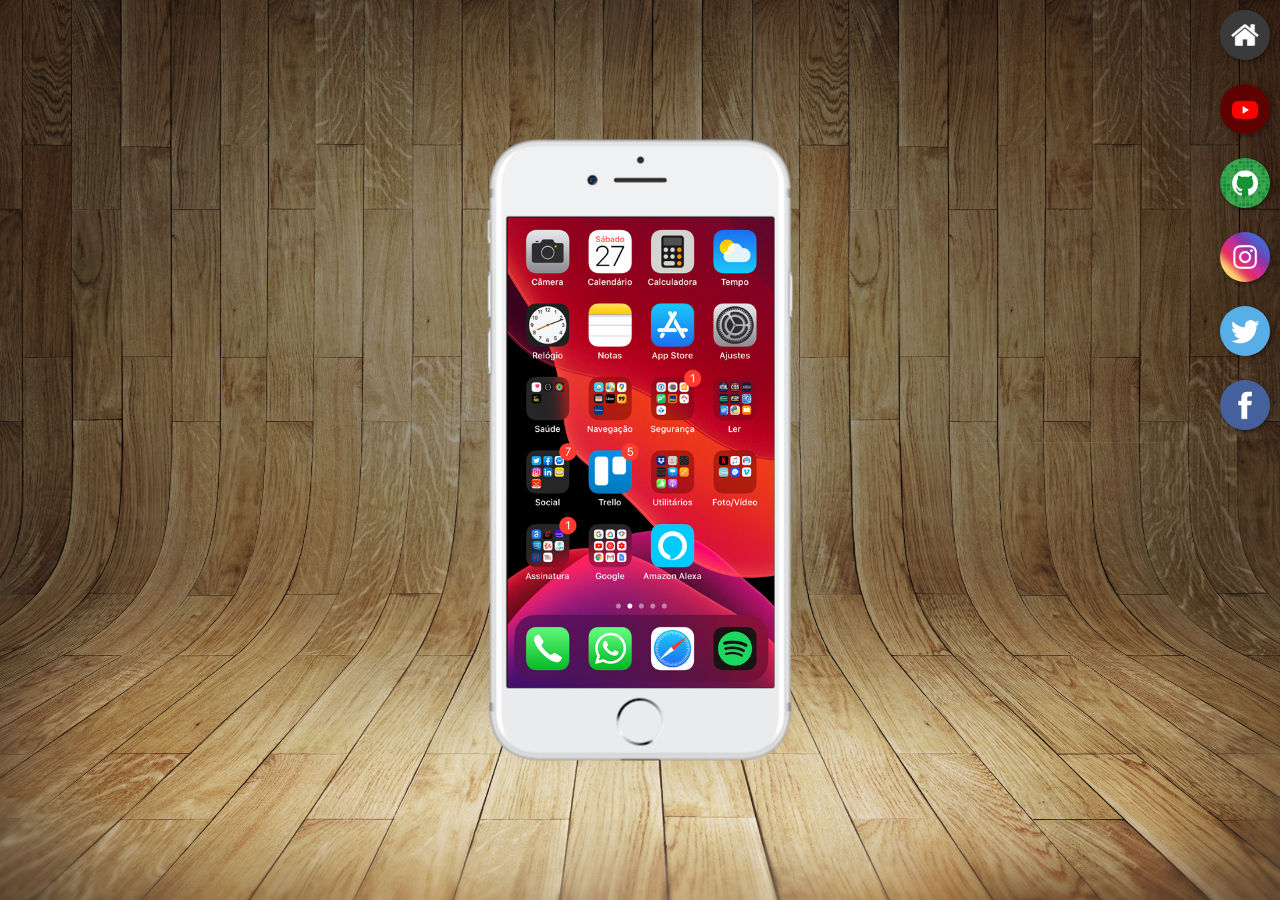
<file: index.html>
<!DOCTYPE html>
<html lang="pt">
<head>
    <meta charset="UTF-8">
    <meta name="viewport" content="width=device-width, initial-scale=1.0">
    <link rel="shortcut icon" href="favicon.ico" type="image/x-icon">
    <link rel="stylesheet" href="estilos/style.css">
    <title>Projeto Redes Sociais</title>
</head>
<body>
    <main>
        <section id="telefone">
            <iframe src="home.html" name="ecra" id="ecra" frameborder="0">
                O seu navegador não é compatível com esse recurso.
            </iframe>
        </section>
        <section id="redes-sociais">
            <a href="home.html" target="ecra"><img src="imagens/logo-home.jpg" alt="Home"></a><br>
            <a href="youtube.html" target="ecra"><img src="imagens/logo-youtube.jpg" alt="YouTube"></a><br>
            <a href="gitub.html" target="ecra"><img src="imagens/logo-github.jpg" alt="GitHub"></a><br>
            <a href="instagram.html" target="ecra"><img src="imagens/logo-instagram.jpg" alt="Instagram"></a><br>
            <a href="twitter.html" target="ecra"><img src="imagens/logo-twitter.jpg" alt="Twitter"></a><br>
            <a href="facebook.html" target="ecra"><img src="imagens/logo-facebook.jpg" alt="Facebook"></a>
        </section>
    </main>
</body>
</html>
</file>
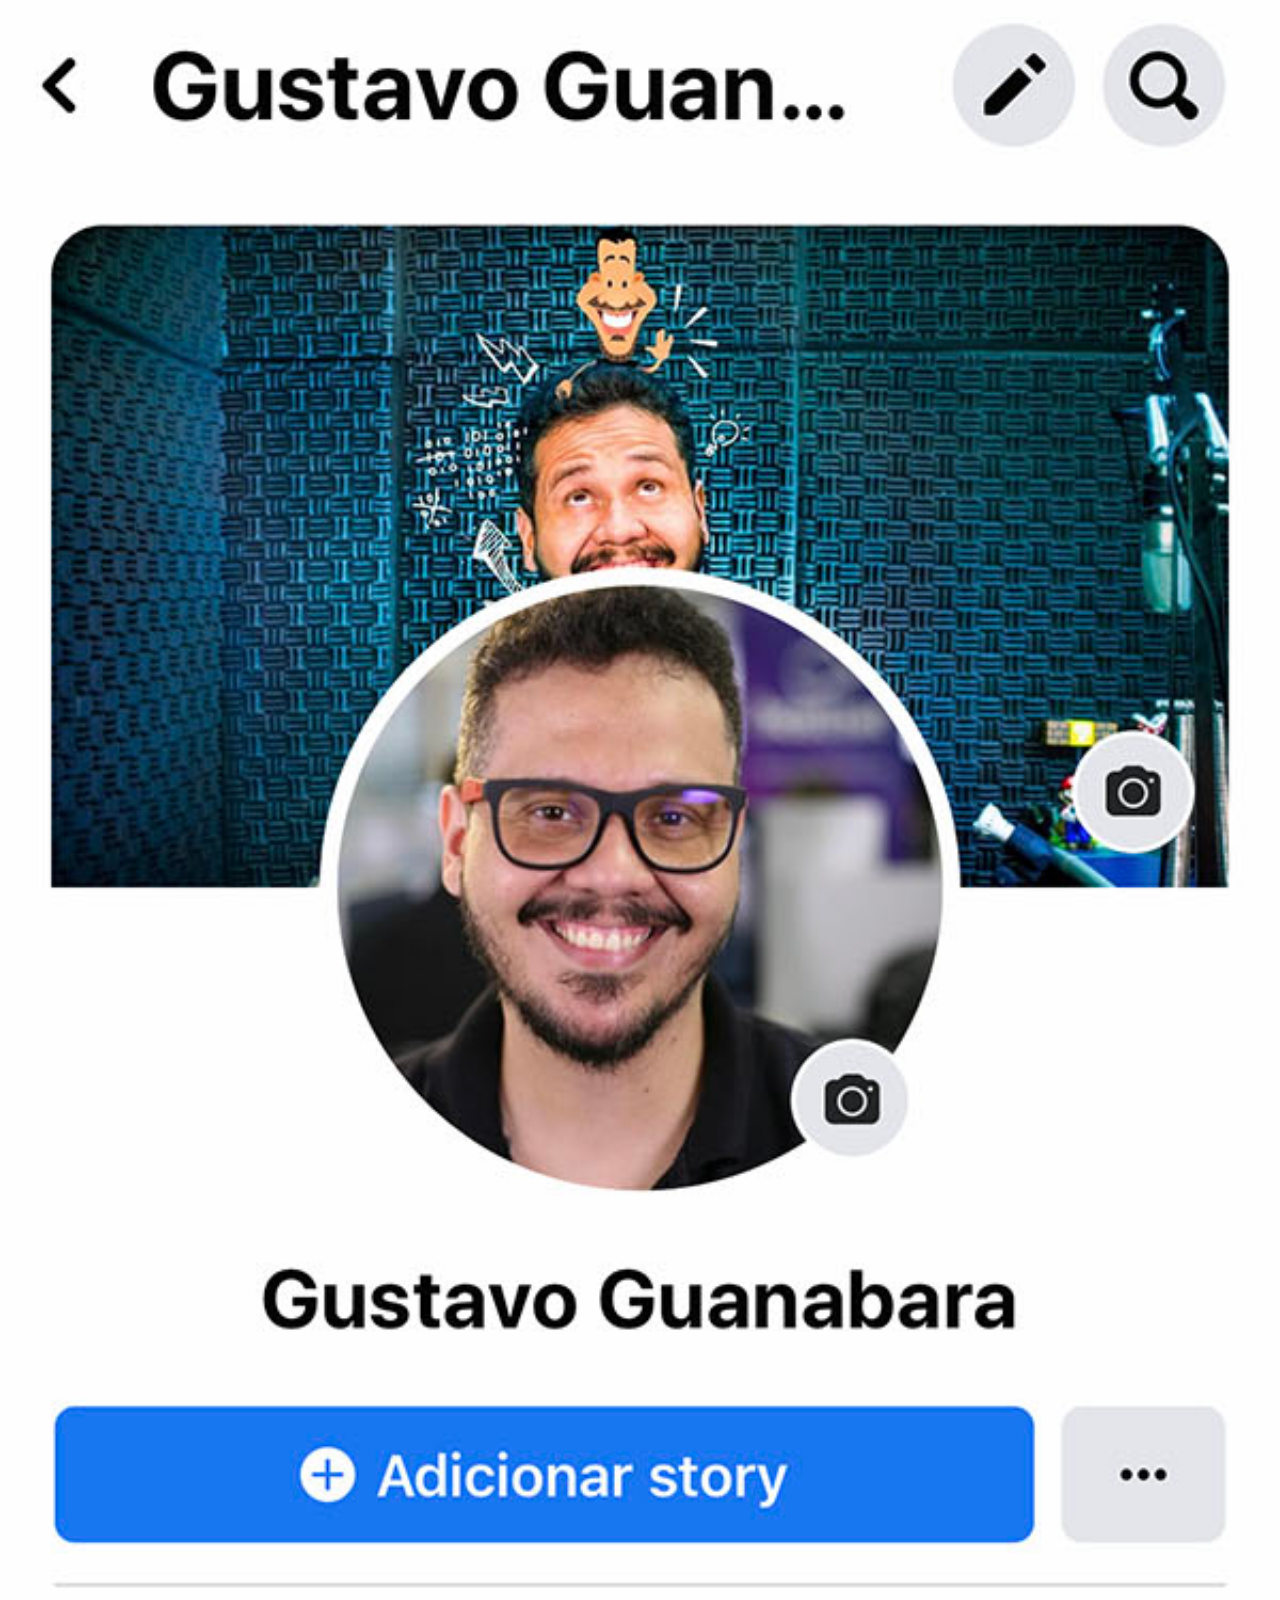
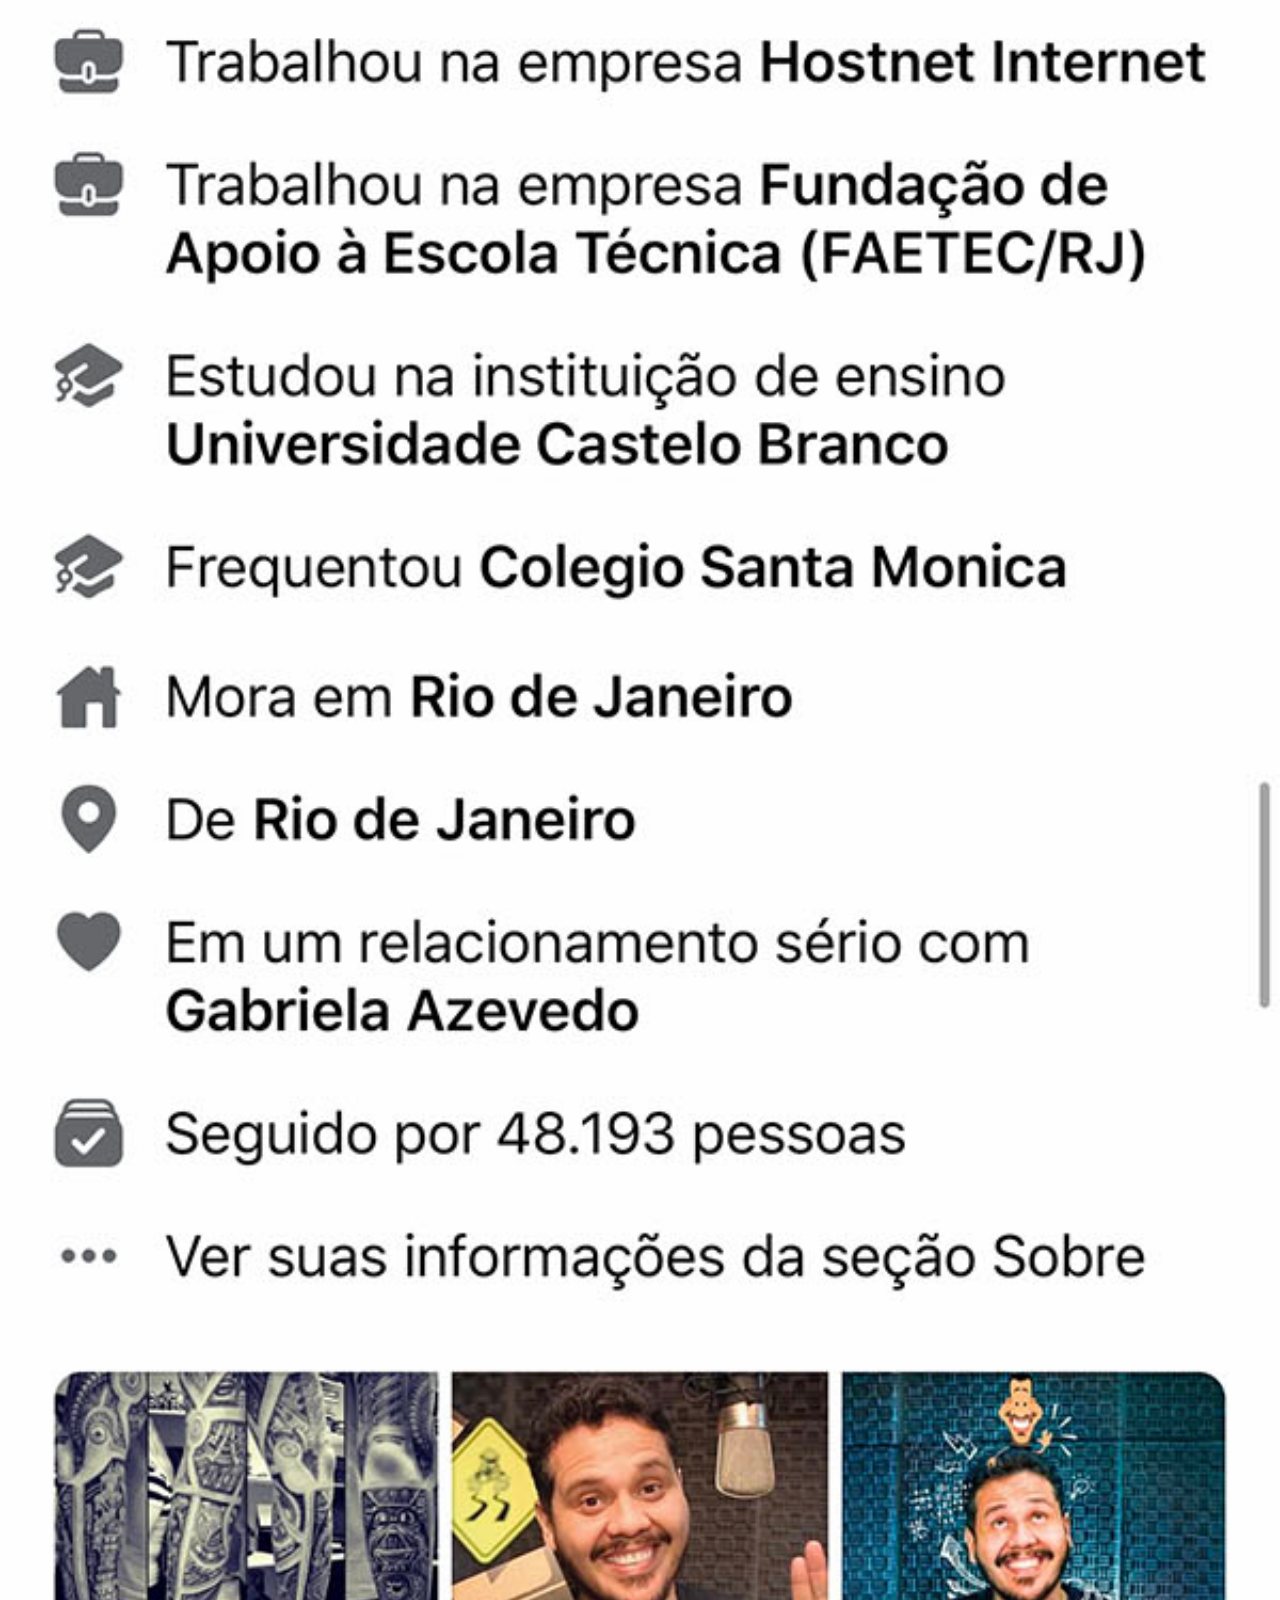
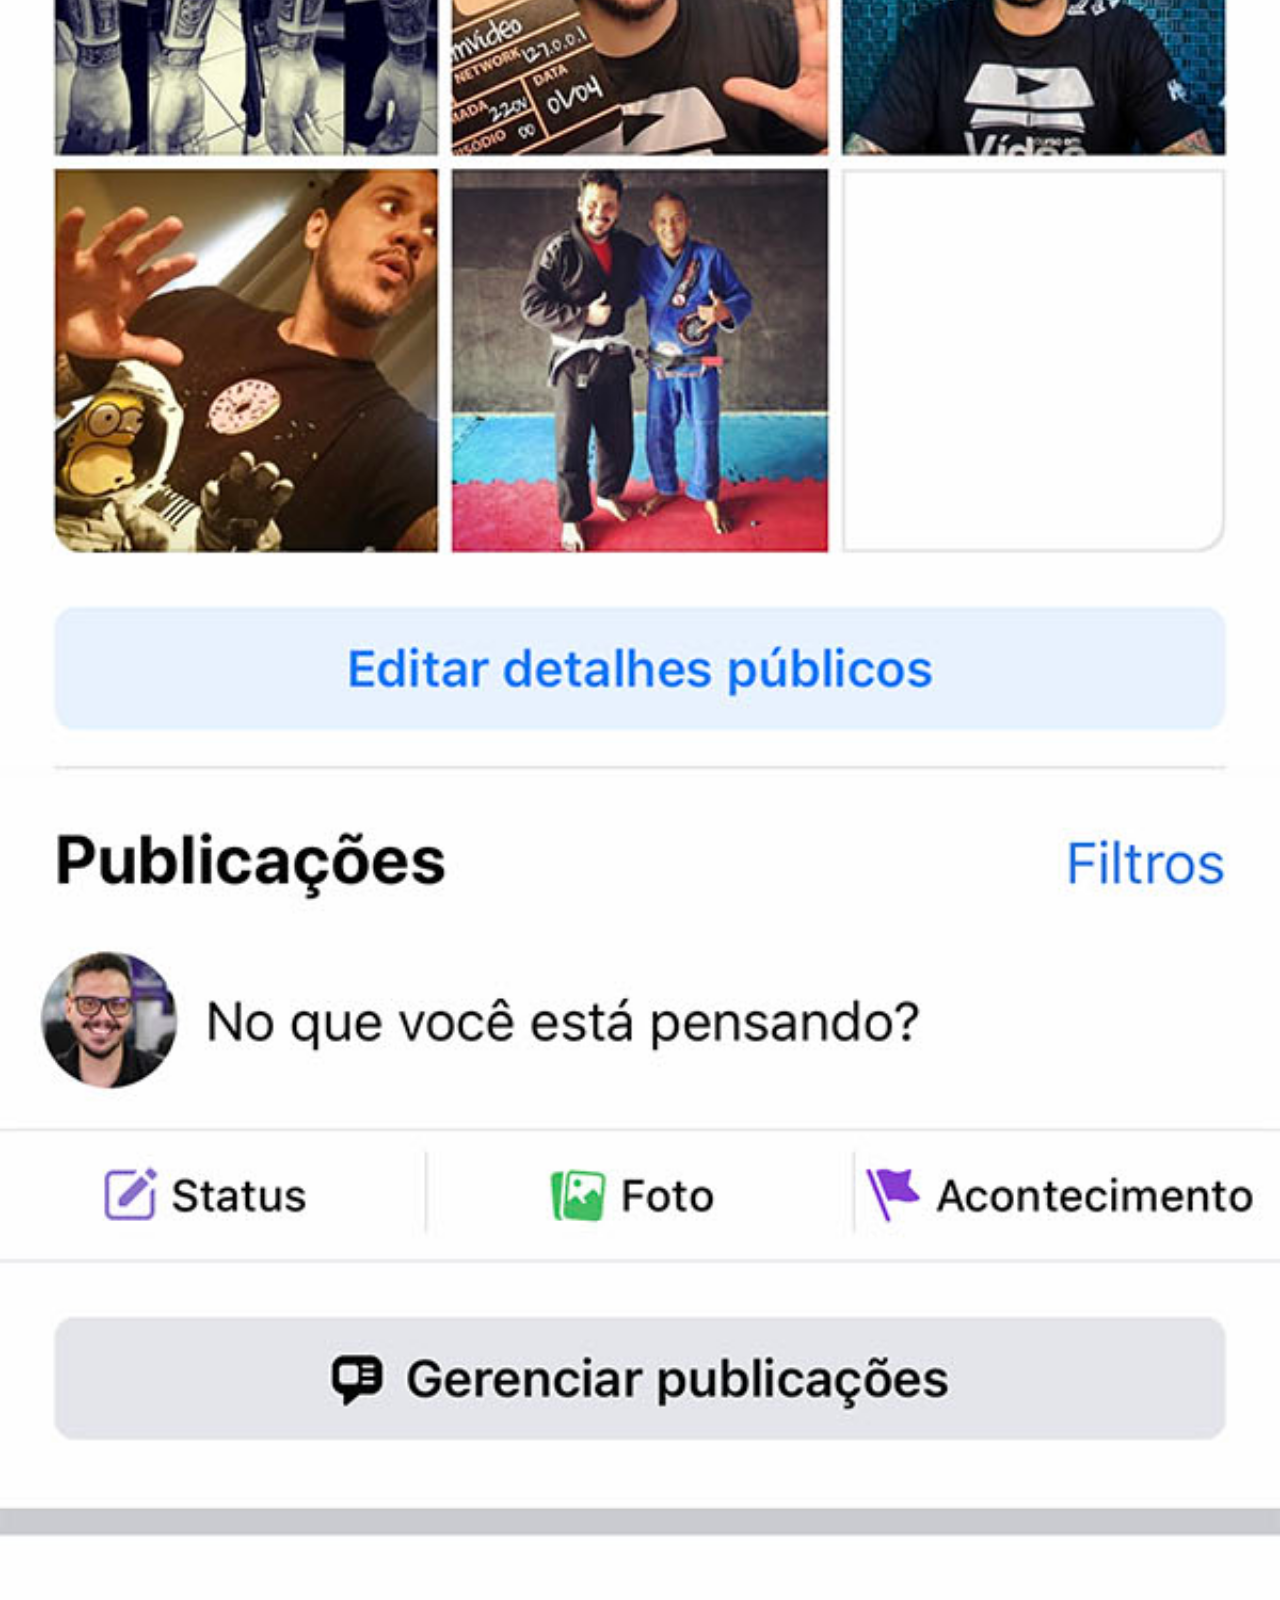
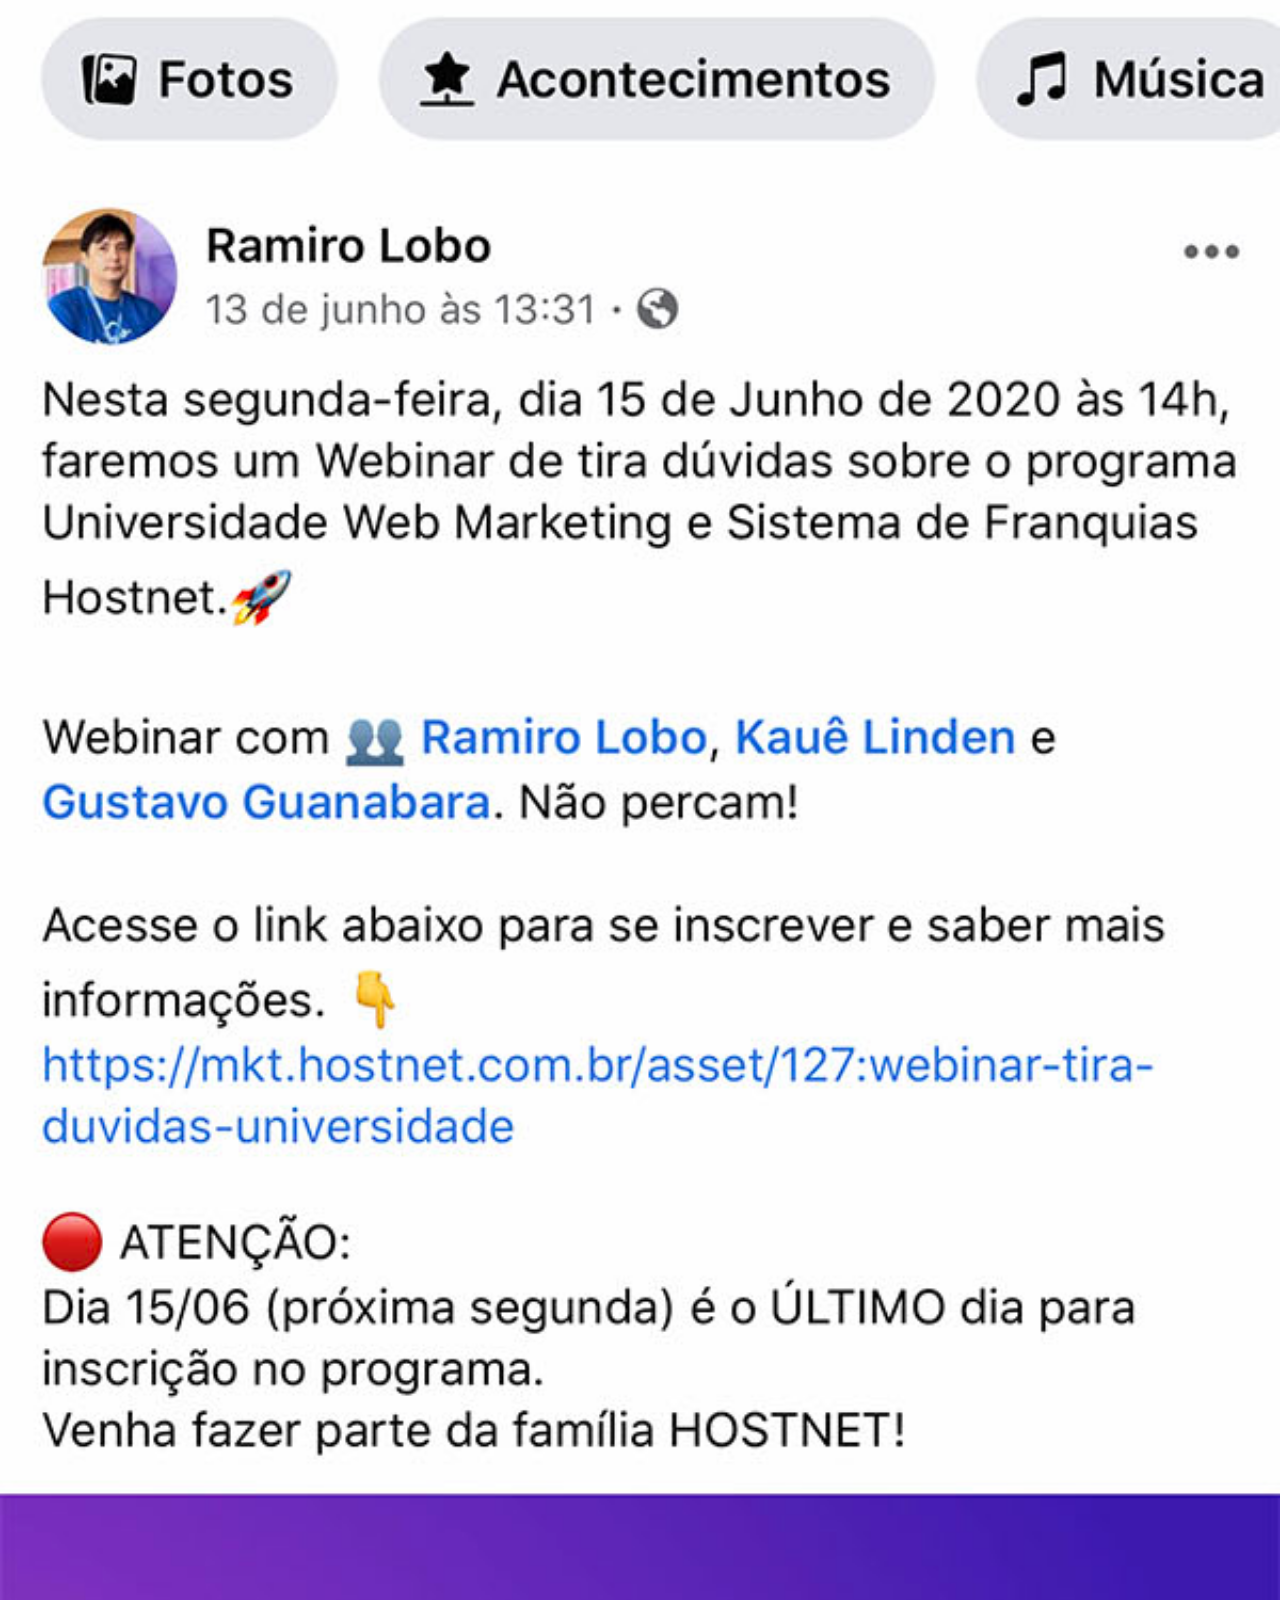
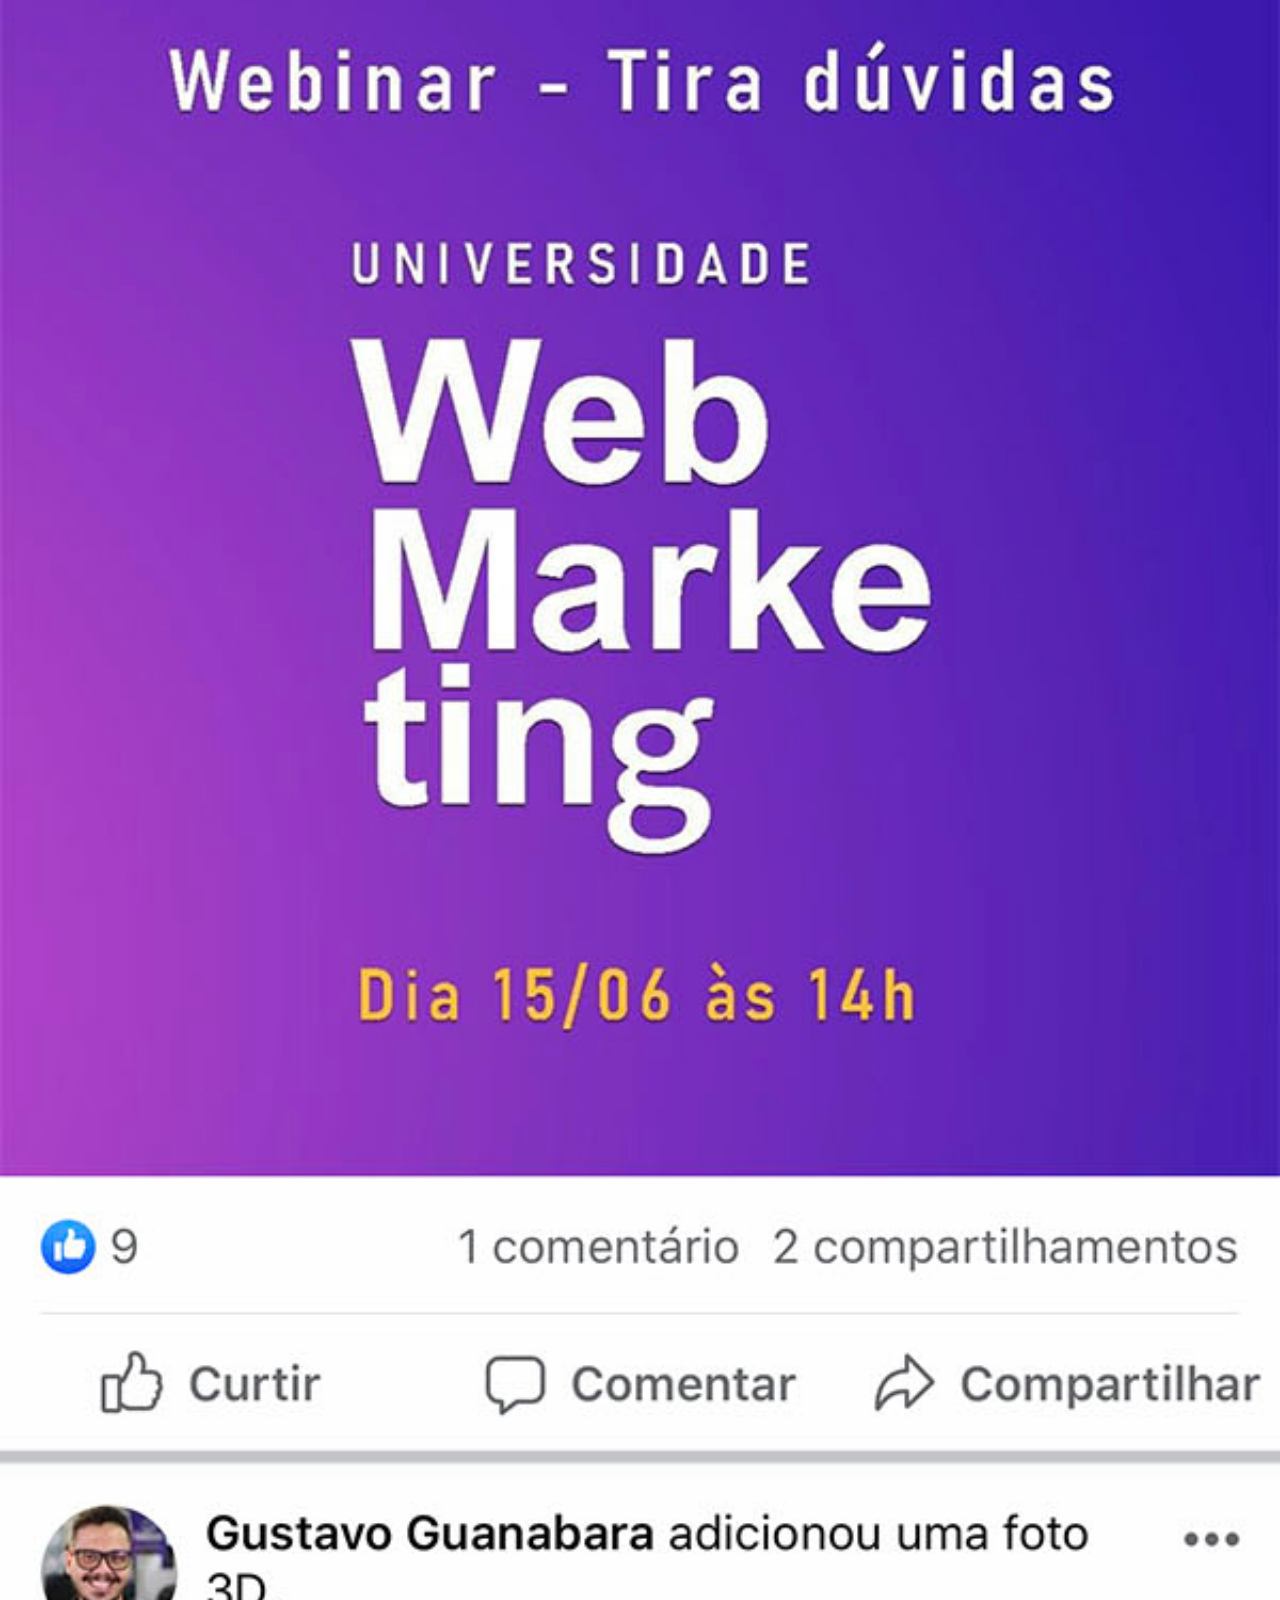
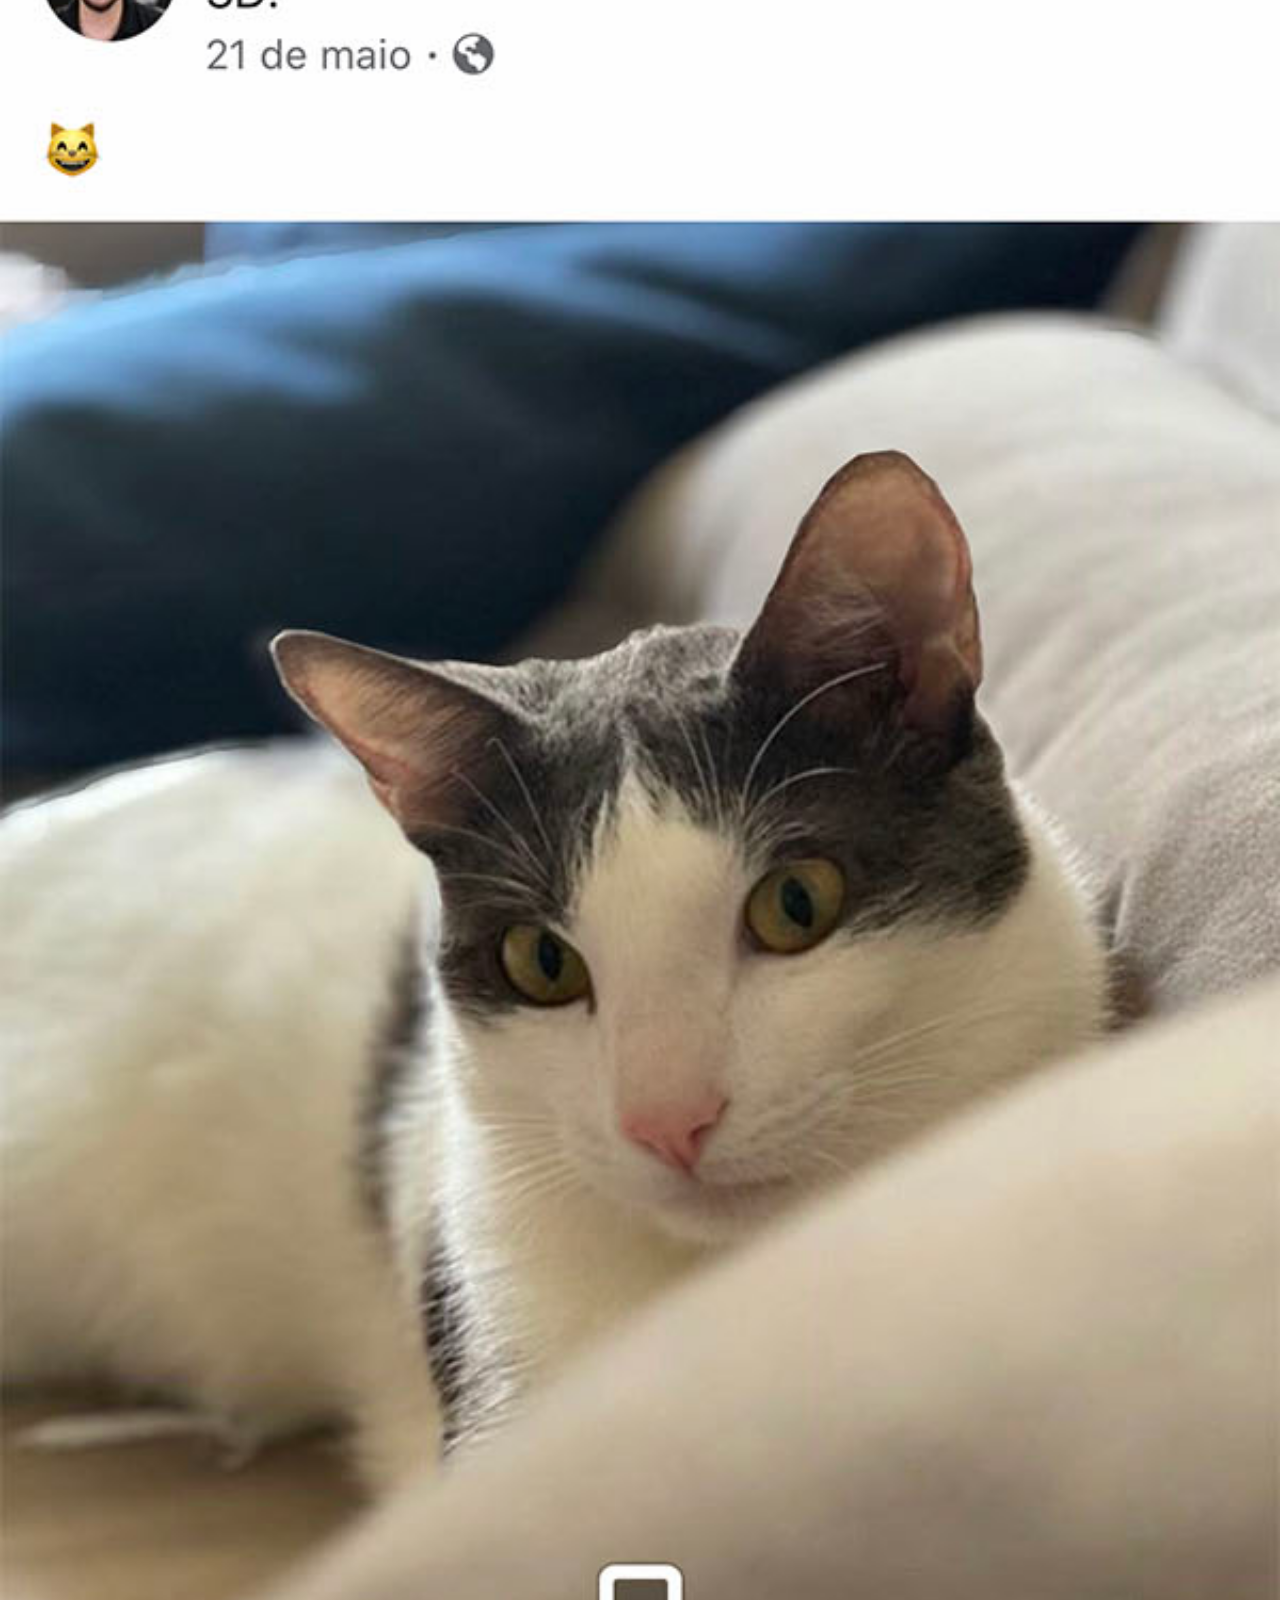
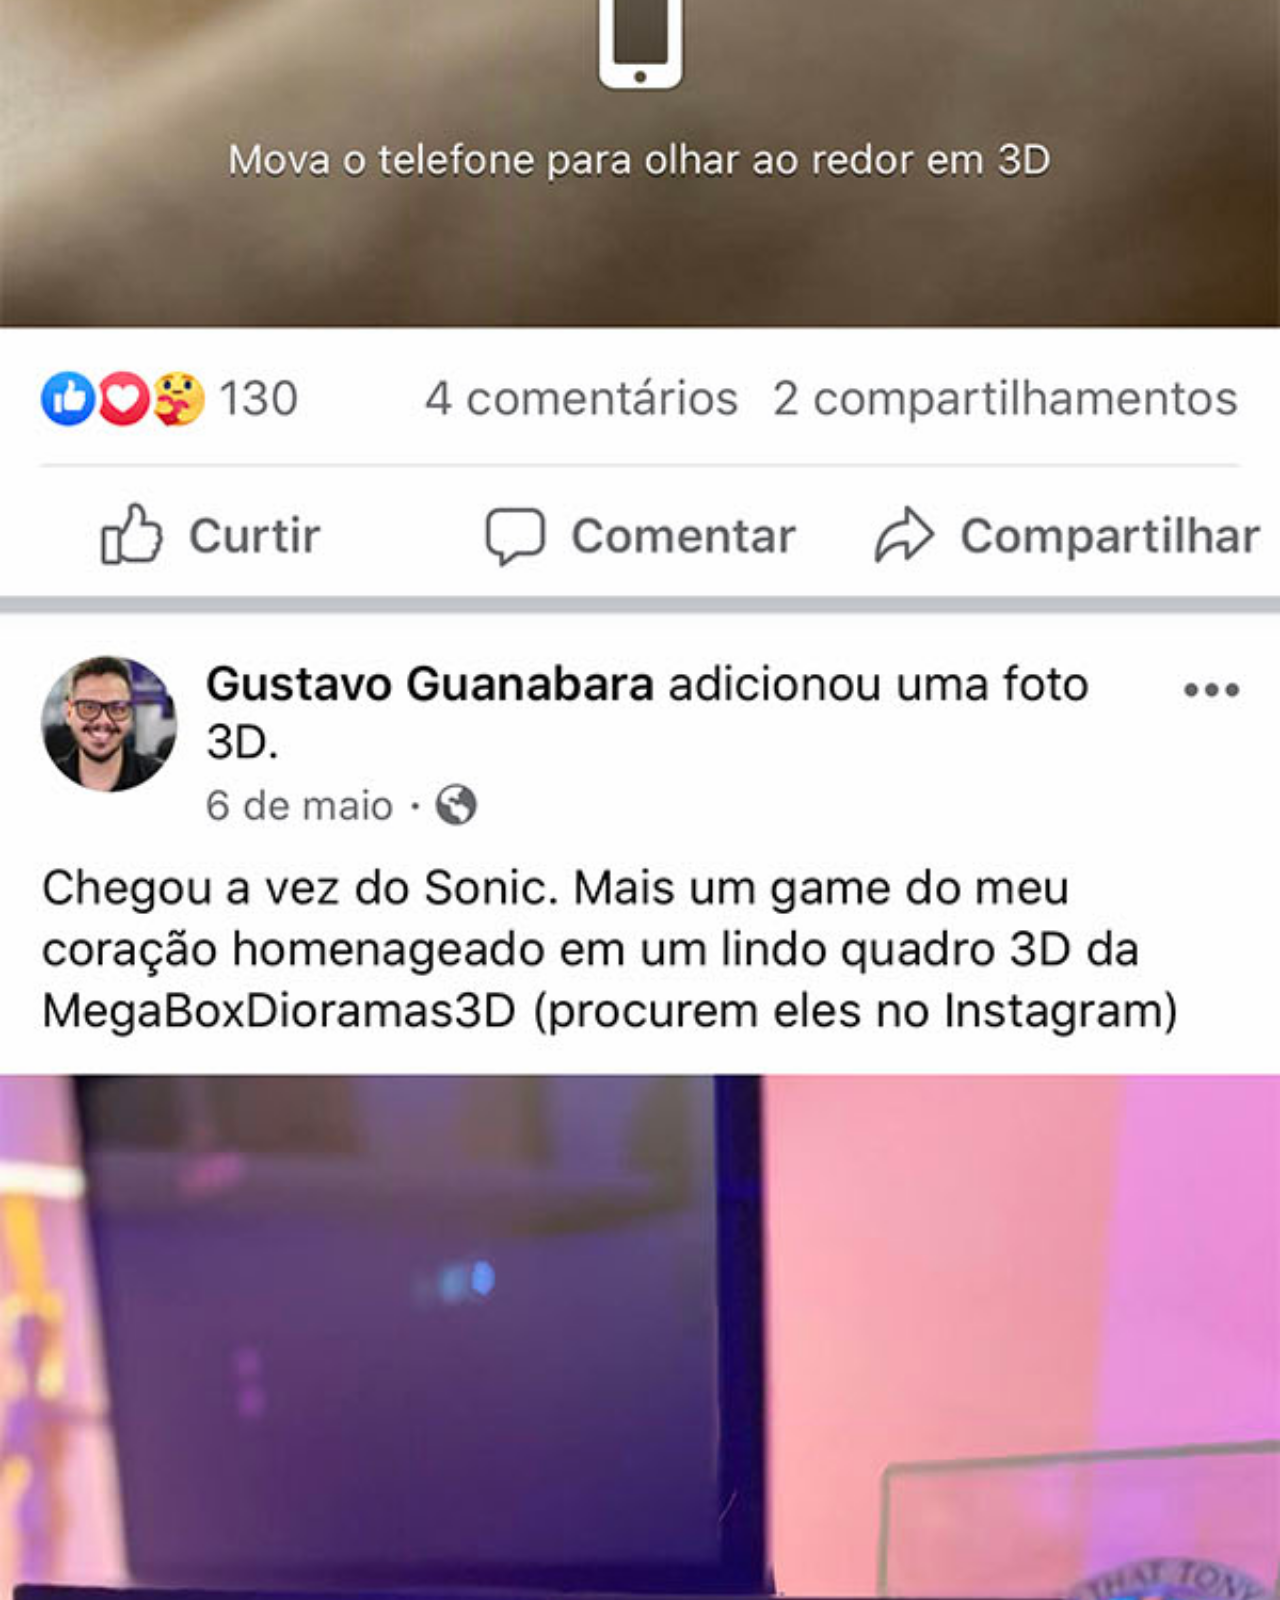
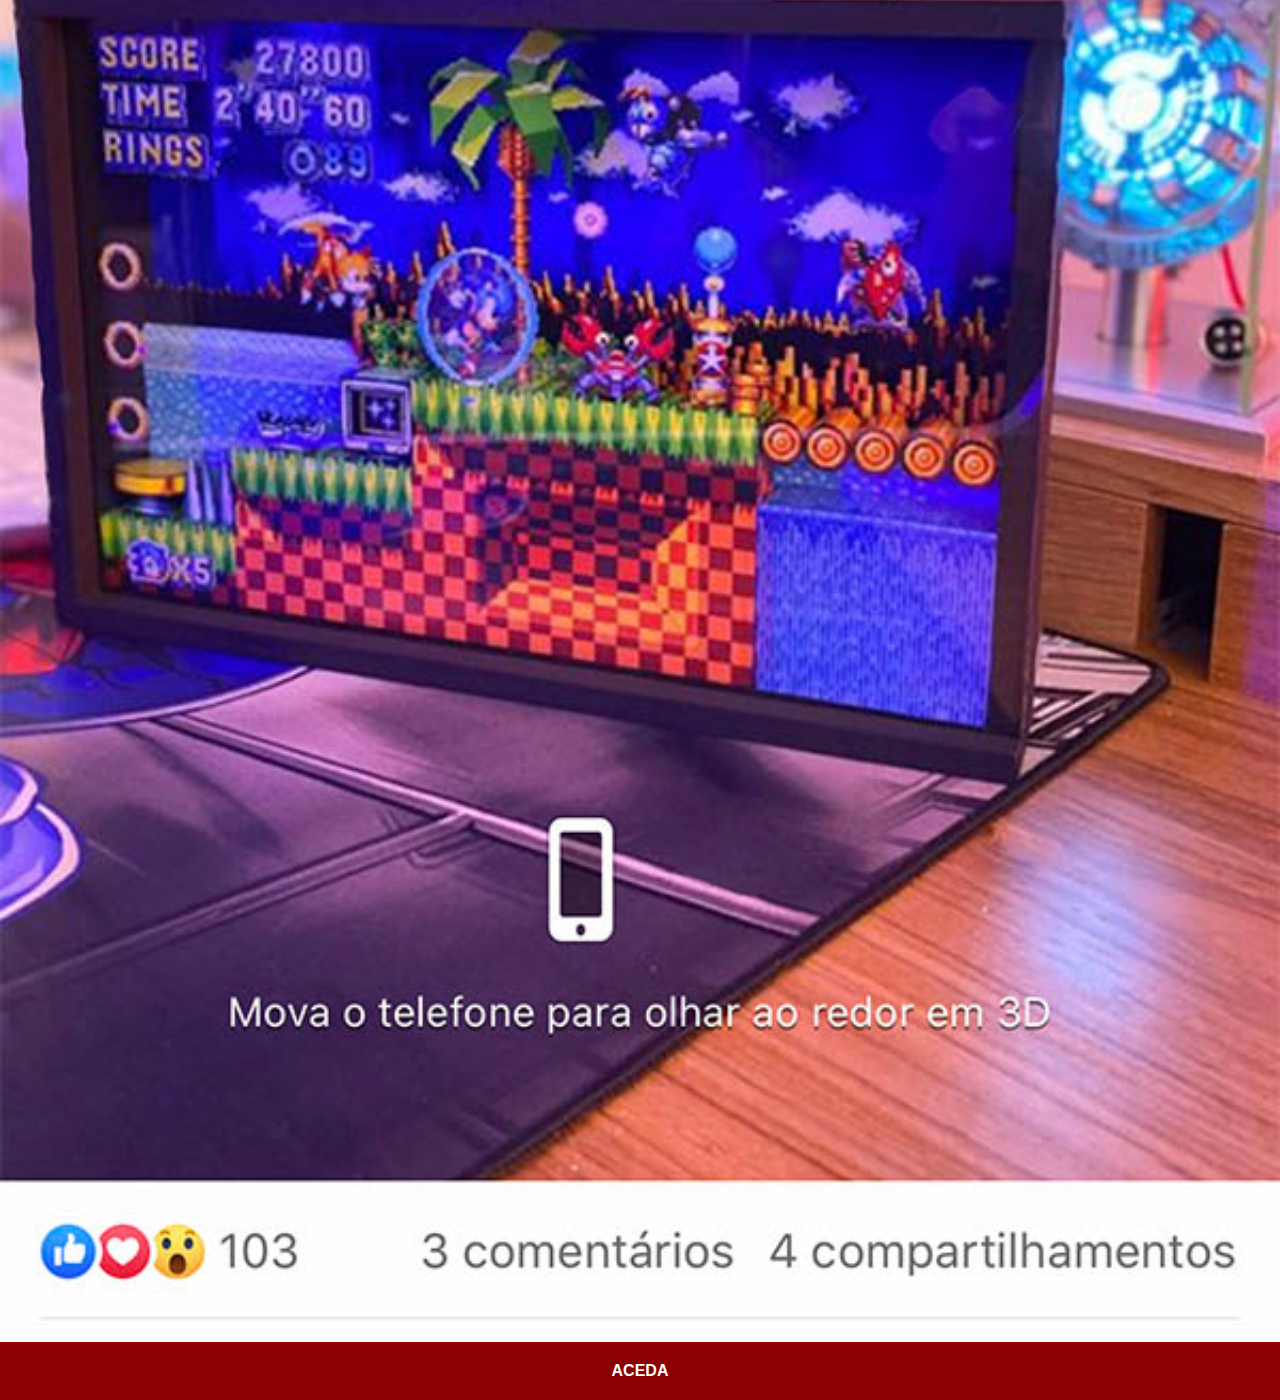
<file: facebook.html>
<!DOCTYPE html>
<html lang="pt">
<head>
    <meta charset="UTF-8">
    <meta name="viewport" content="width=device-width, initial-scale=1.0">
    <title>Facebook</title>
    <link rel="stylesheet" href="estilos/social.css">
</head>

<body>
    <img src="imagens/tela-facebook.jpg" alt="YouTube">
    <a href="https://www.facebook.com/gustavoguanabara" target="_blank">ACEDA</a>
</body>
</html>
</file>
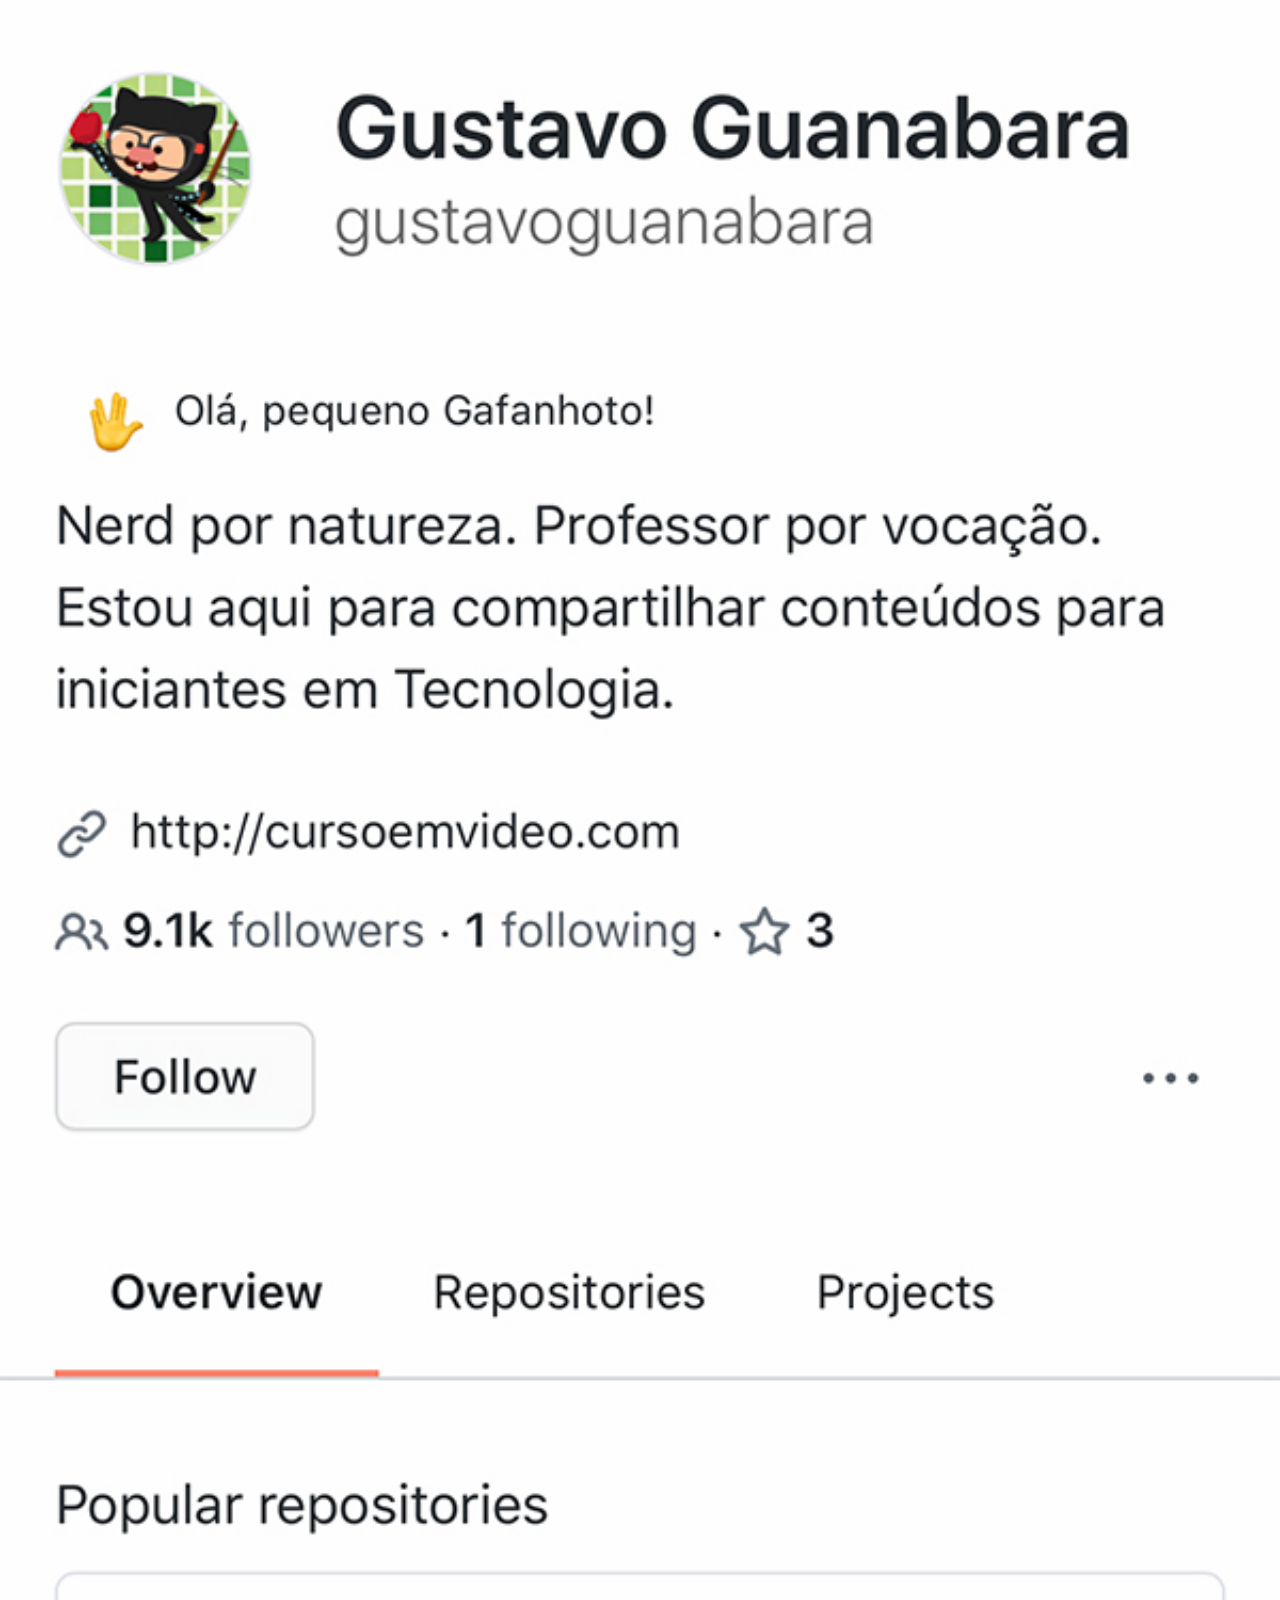
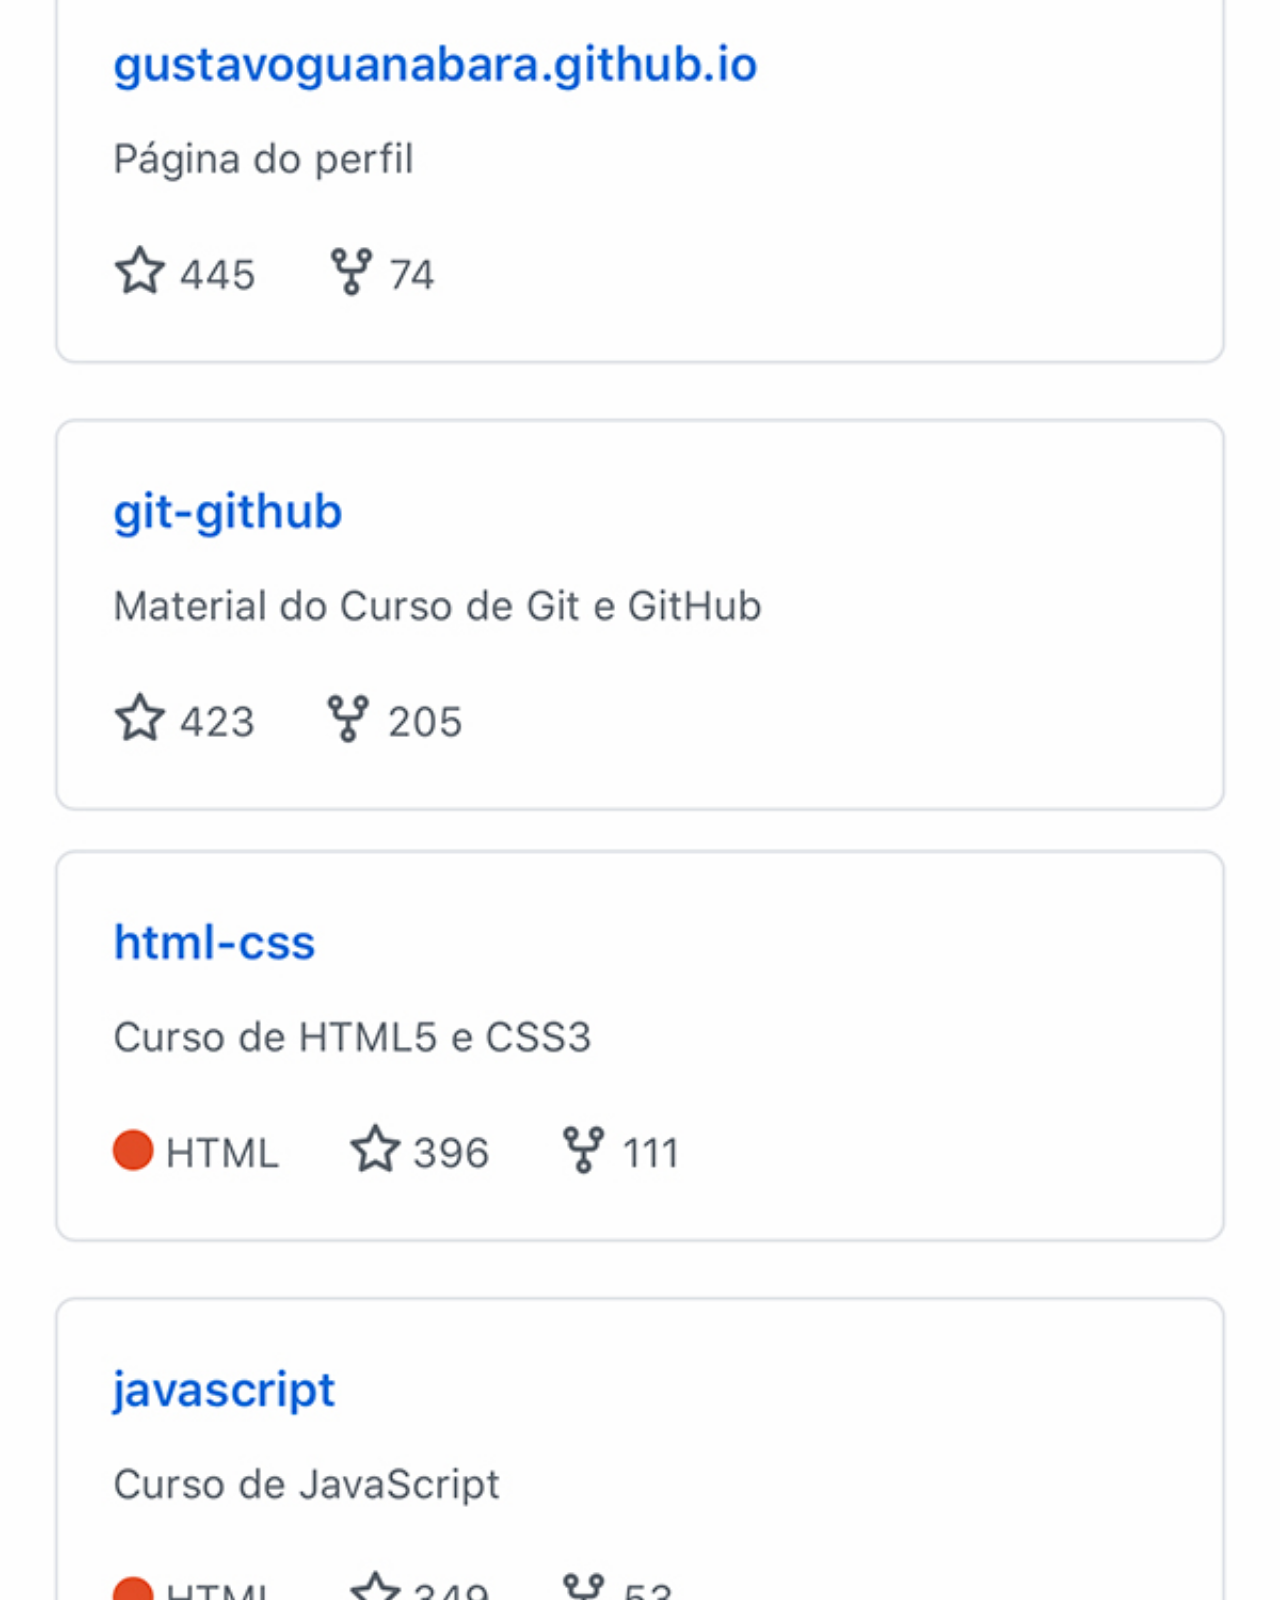
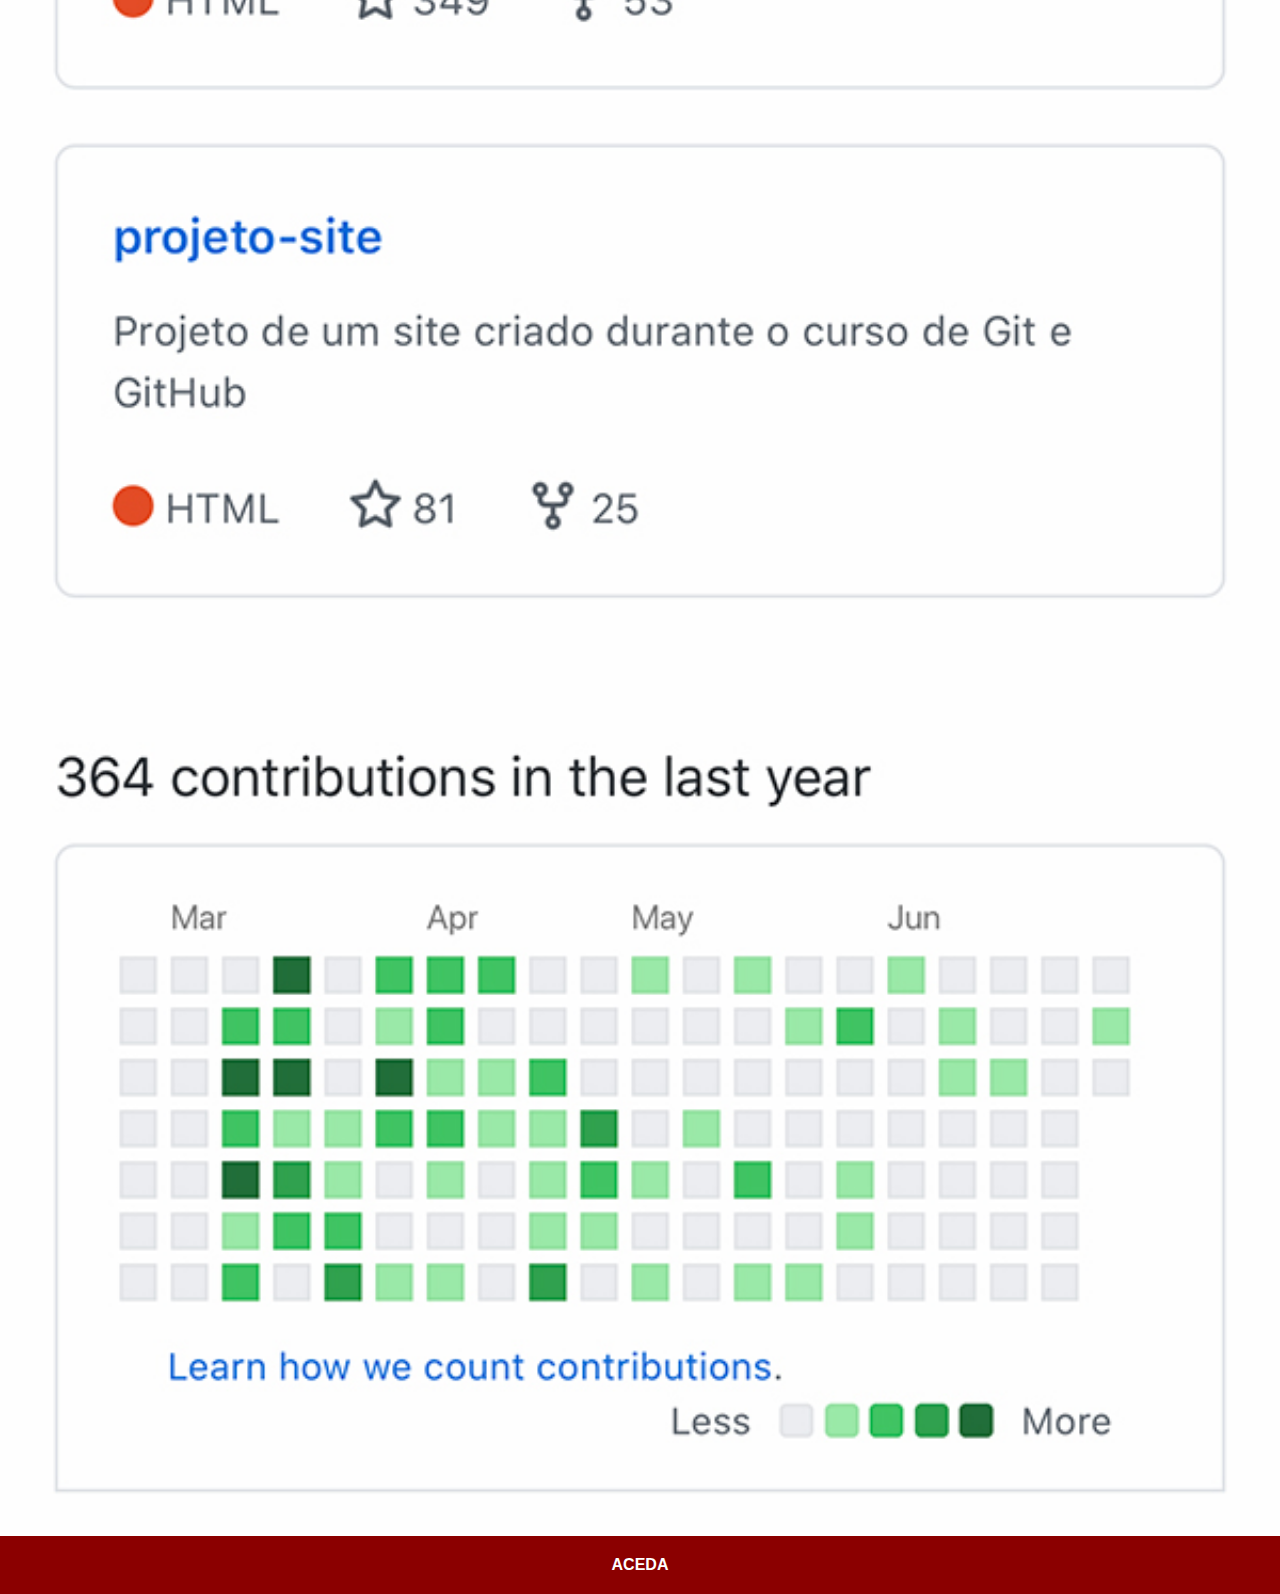
<file: gitub.html>
<!DOCTYPE html>
<html lang="pt">
<head>
    <meta charset="UTF-8">
    <meta name="viewport" content="width=device-width, initial-scale=1.0">
    <title>GitHub</title>
    <link rel="stylesheet" href="estilos/social.css">
</head>

<body>
    <img src="imagens/tela-github.jpg" alt="GitHub">
    <a href="https://github.com/gustavoguanabara" target="_blank">ACEDA</a>
</body>
</html>
</file>
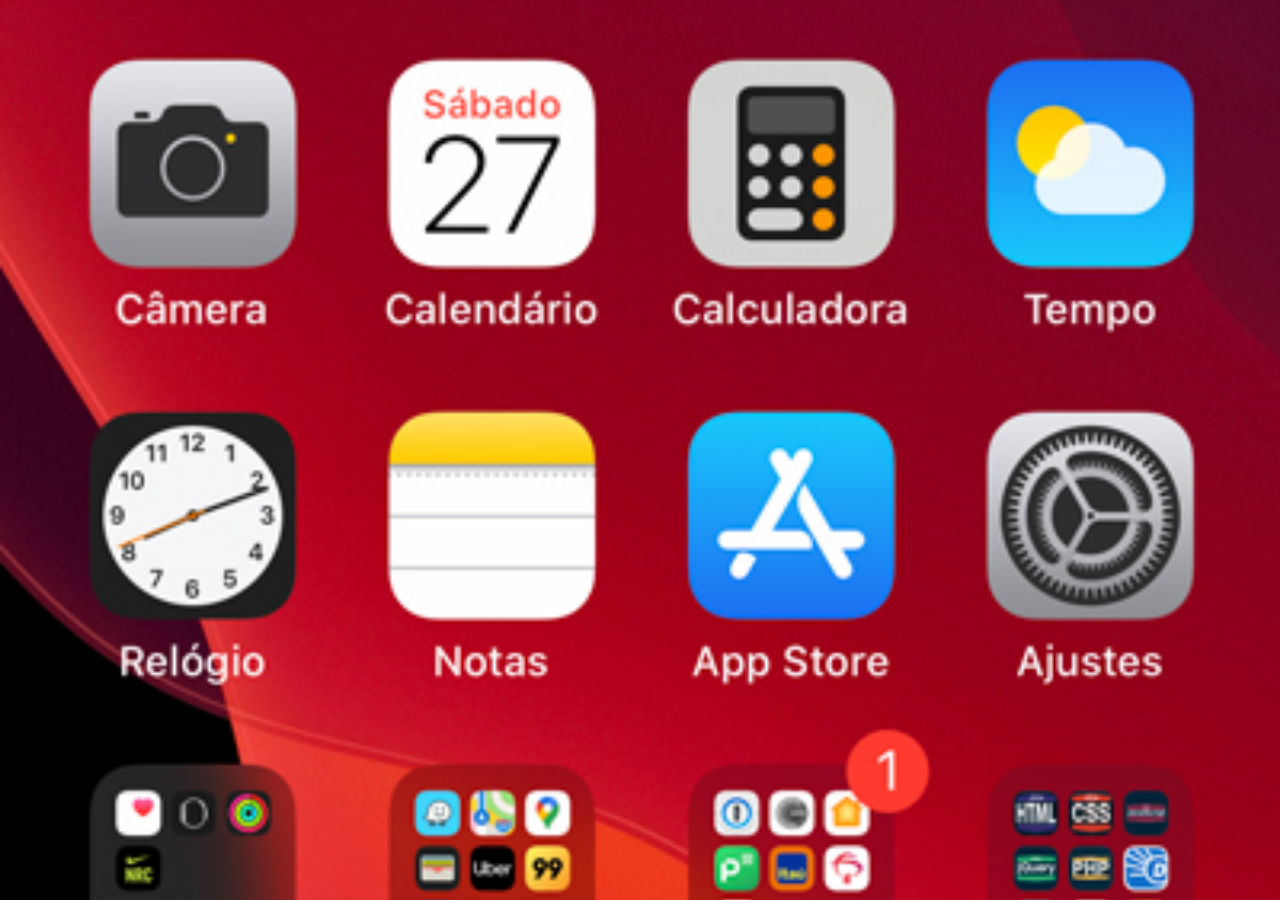
<file: home.html>
<!DOCTYPE html>
<html lang="ot">
<head>
    <meta charset="UTF-8">
    <meta name="viewport" content="width=device-width, initial-scale=1.0">
    <title>Home</title>
</head>
<style>
    * {
        margin: 0px;
        padding: 0px;
    }

    body {
        width: 100vw;
        height: 100vh;
        background: black url('imagens/tela-home.jpg') no-repeat top center;
        background-size: cover;
    }
</style>

<body>
    
</body>
</html>
</file>
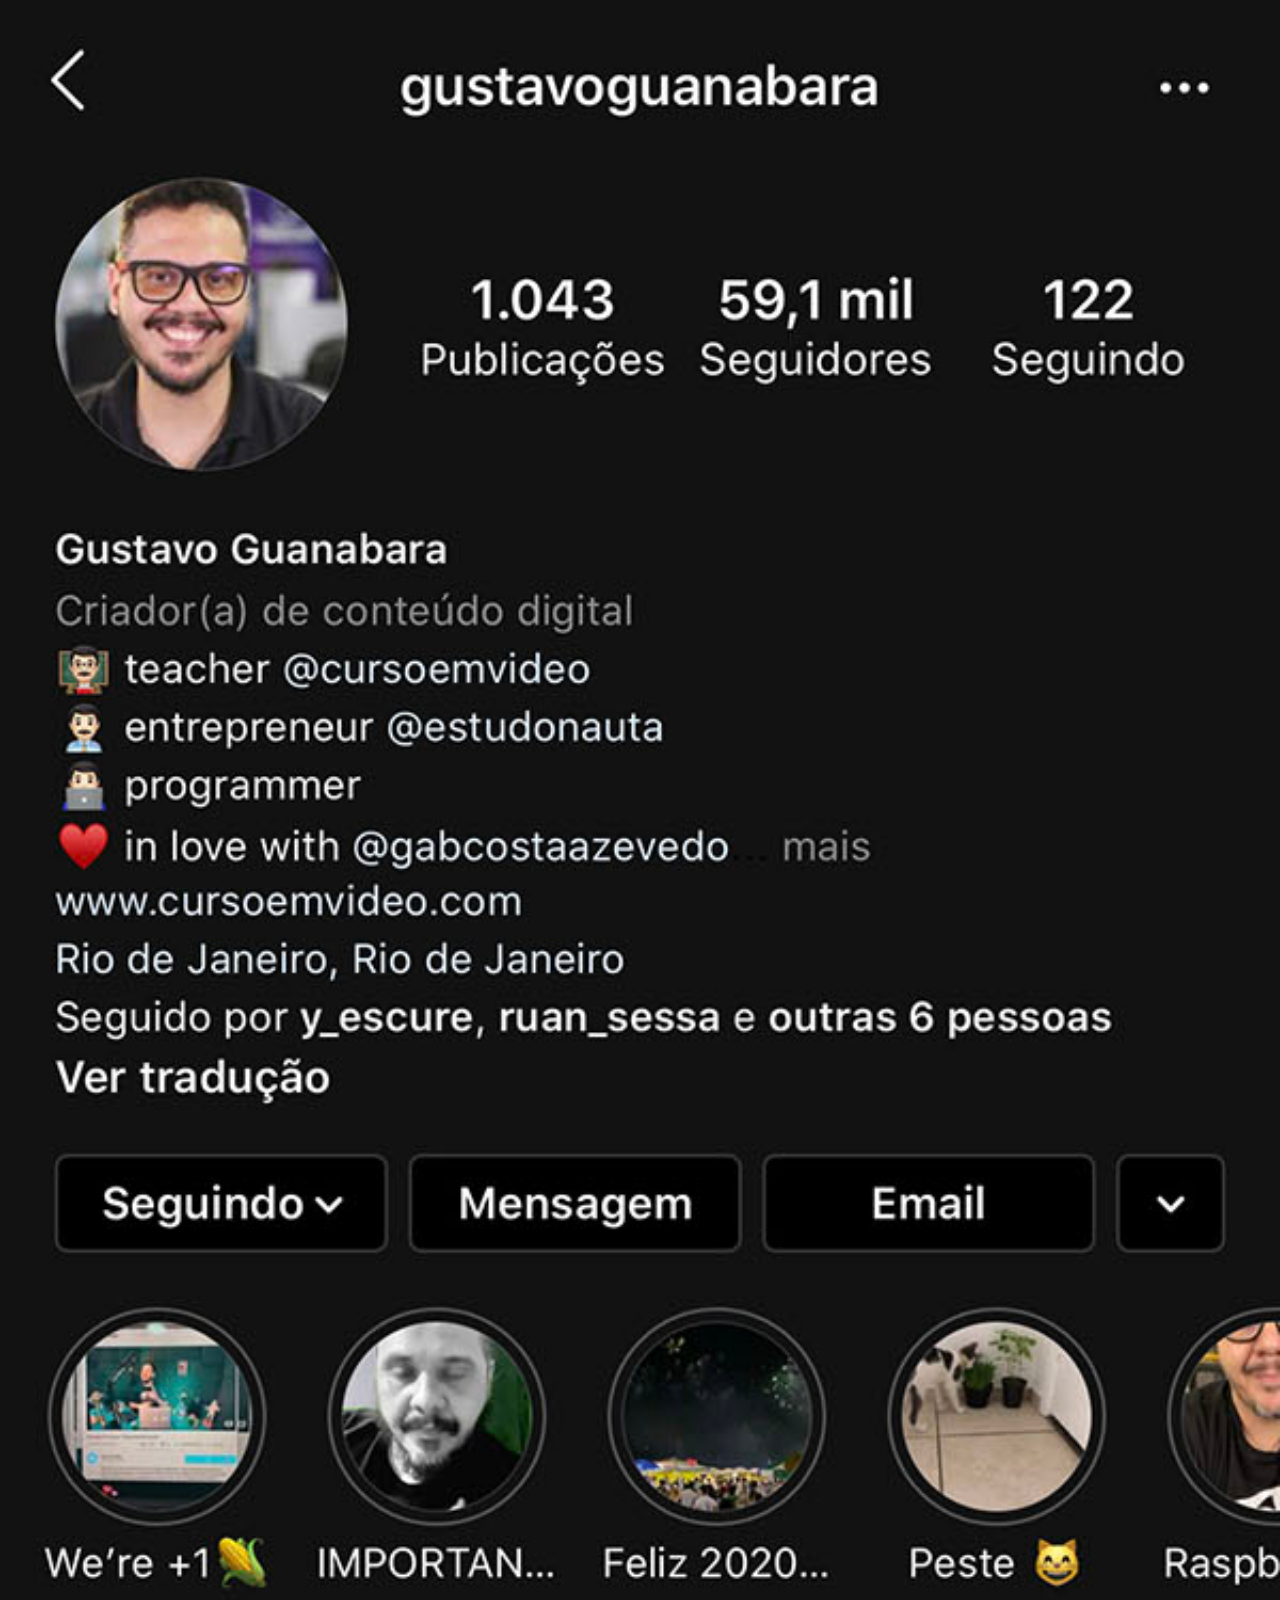
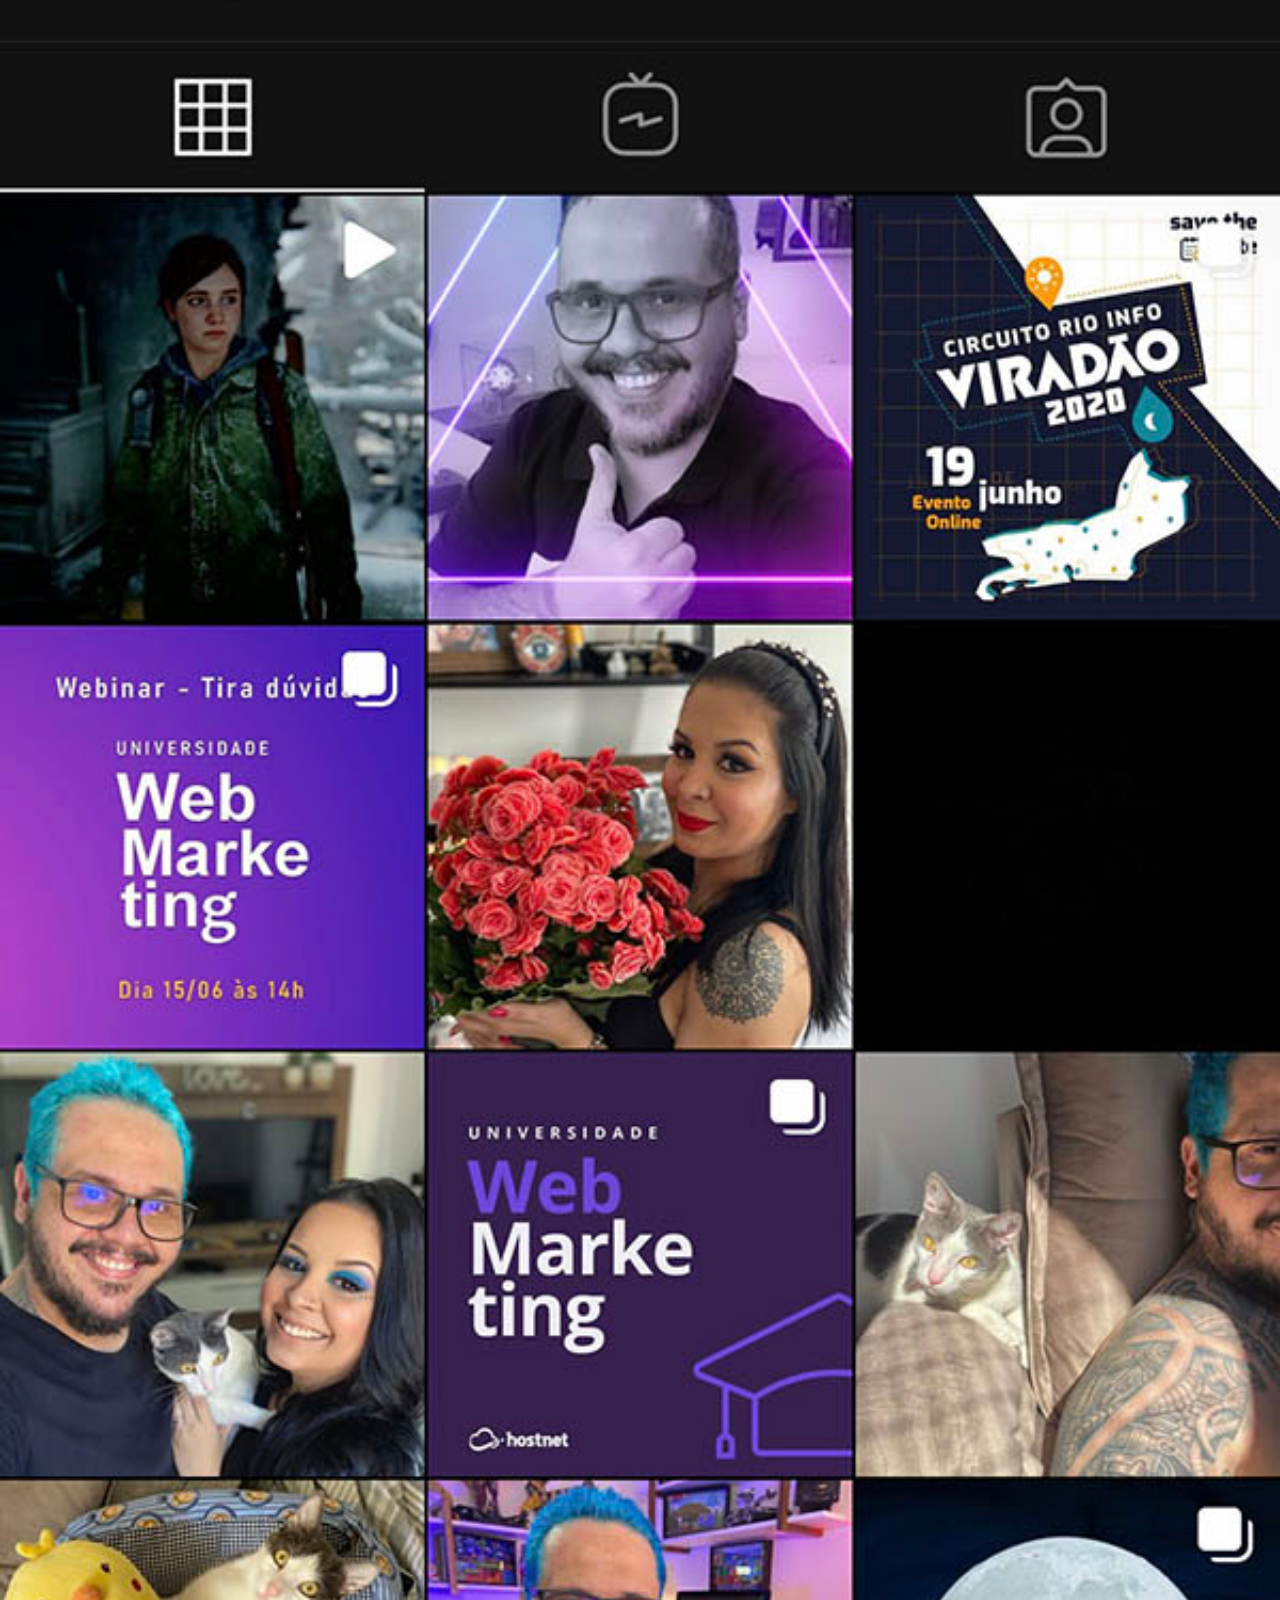
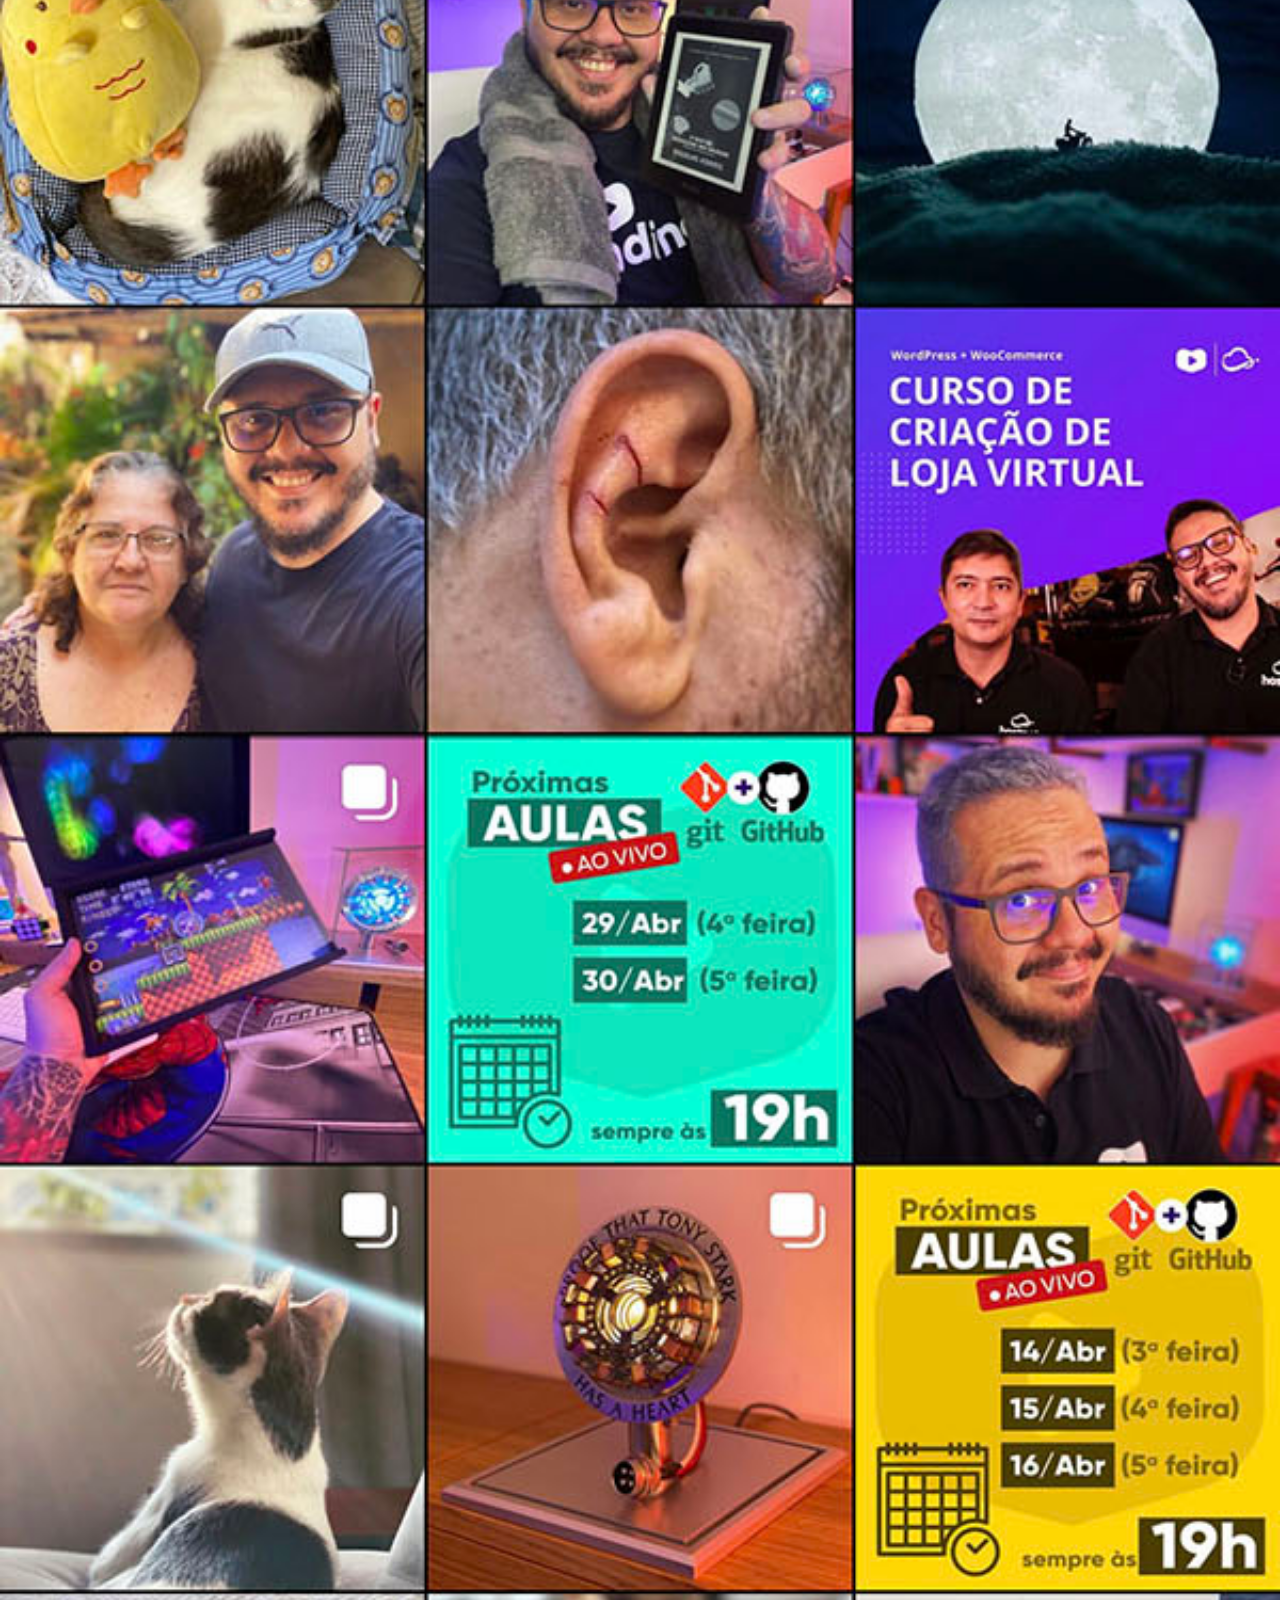
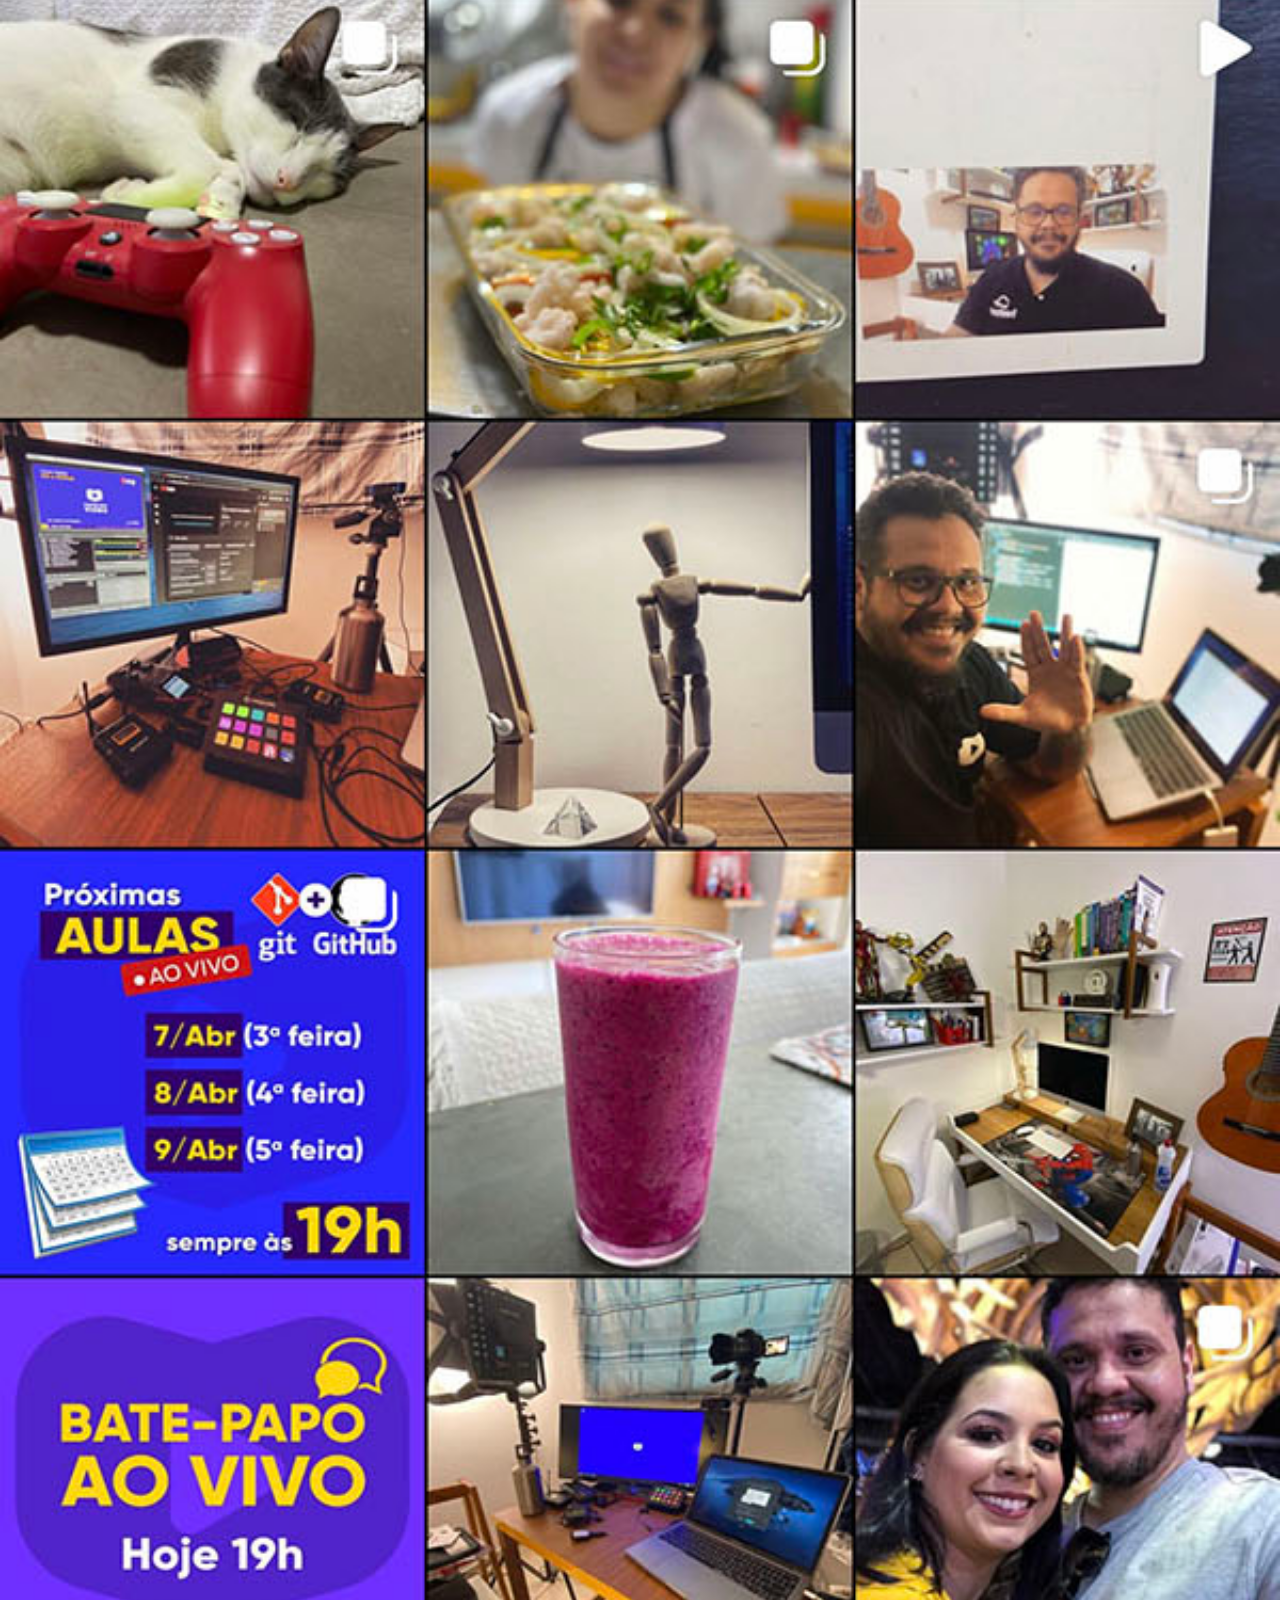
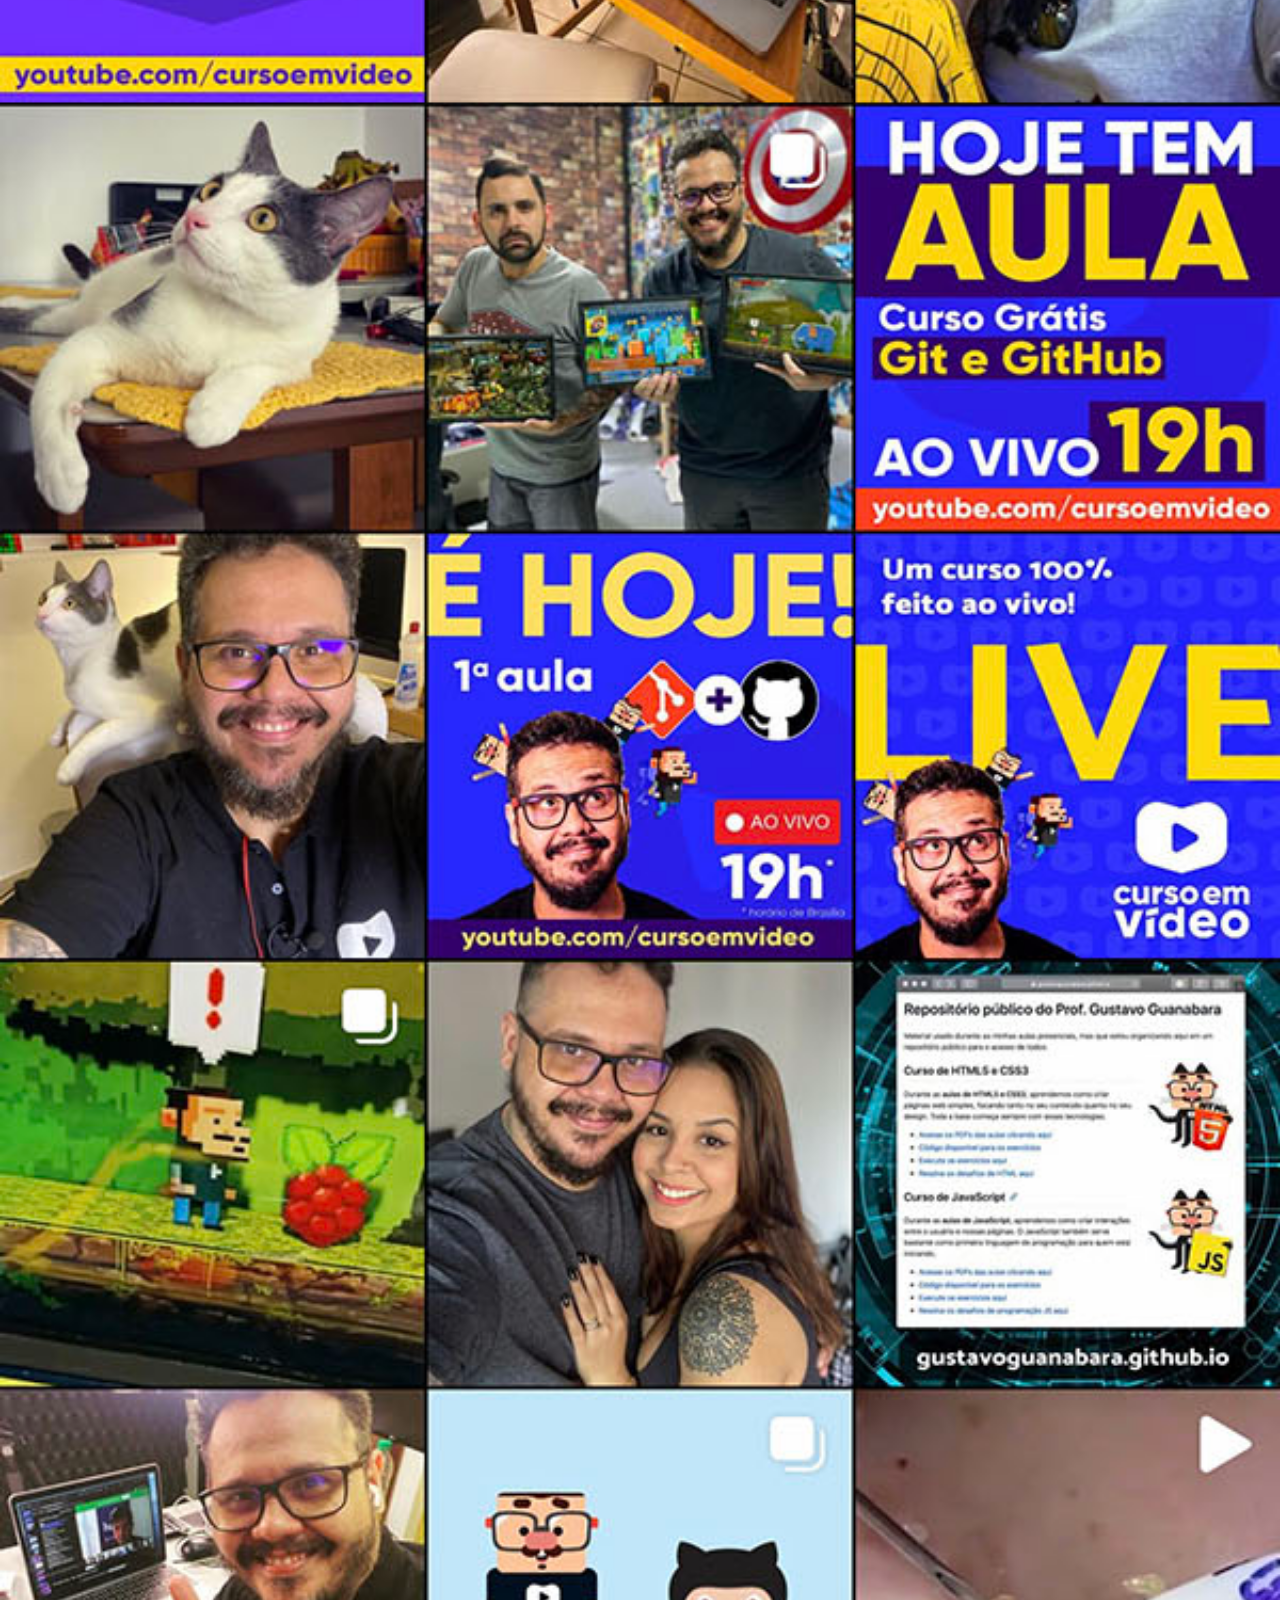
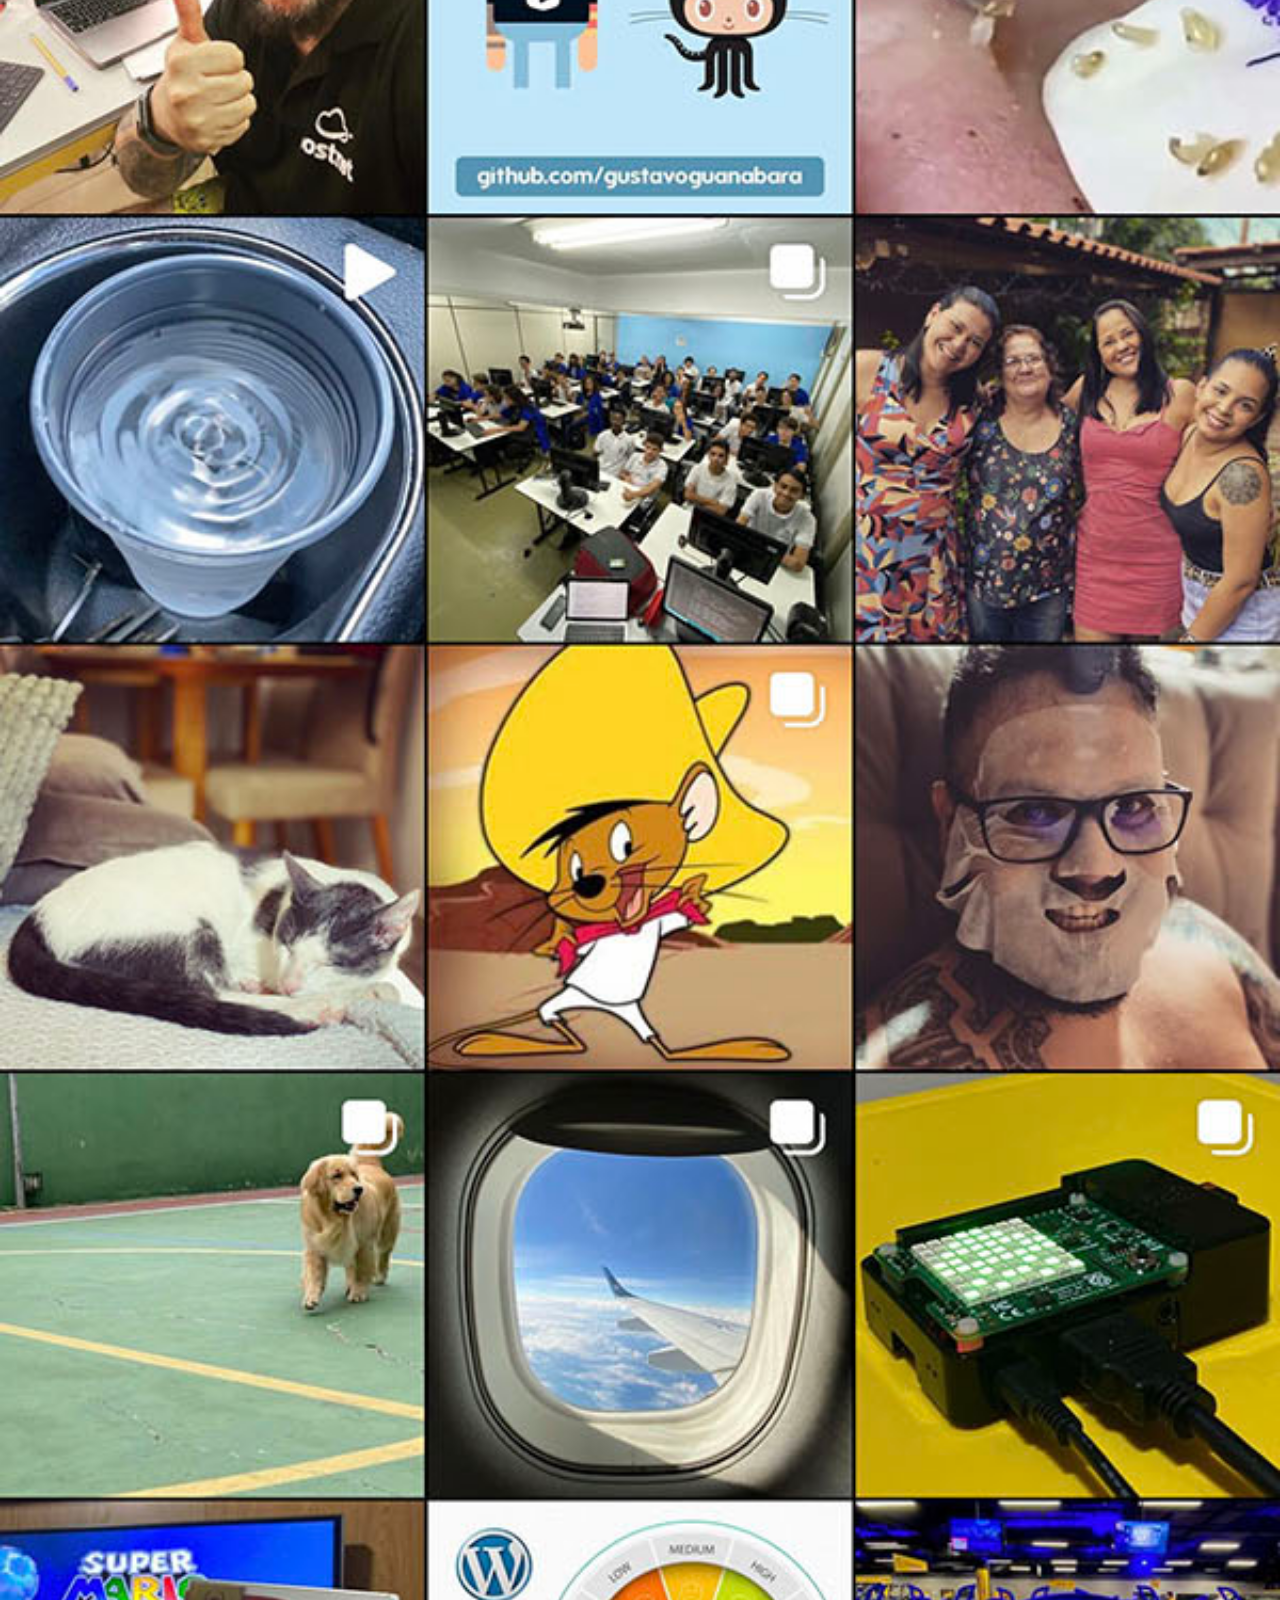
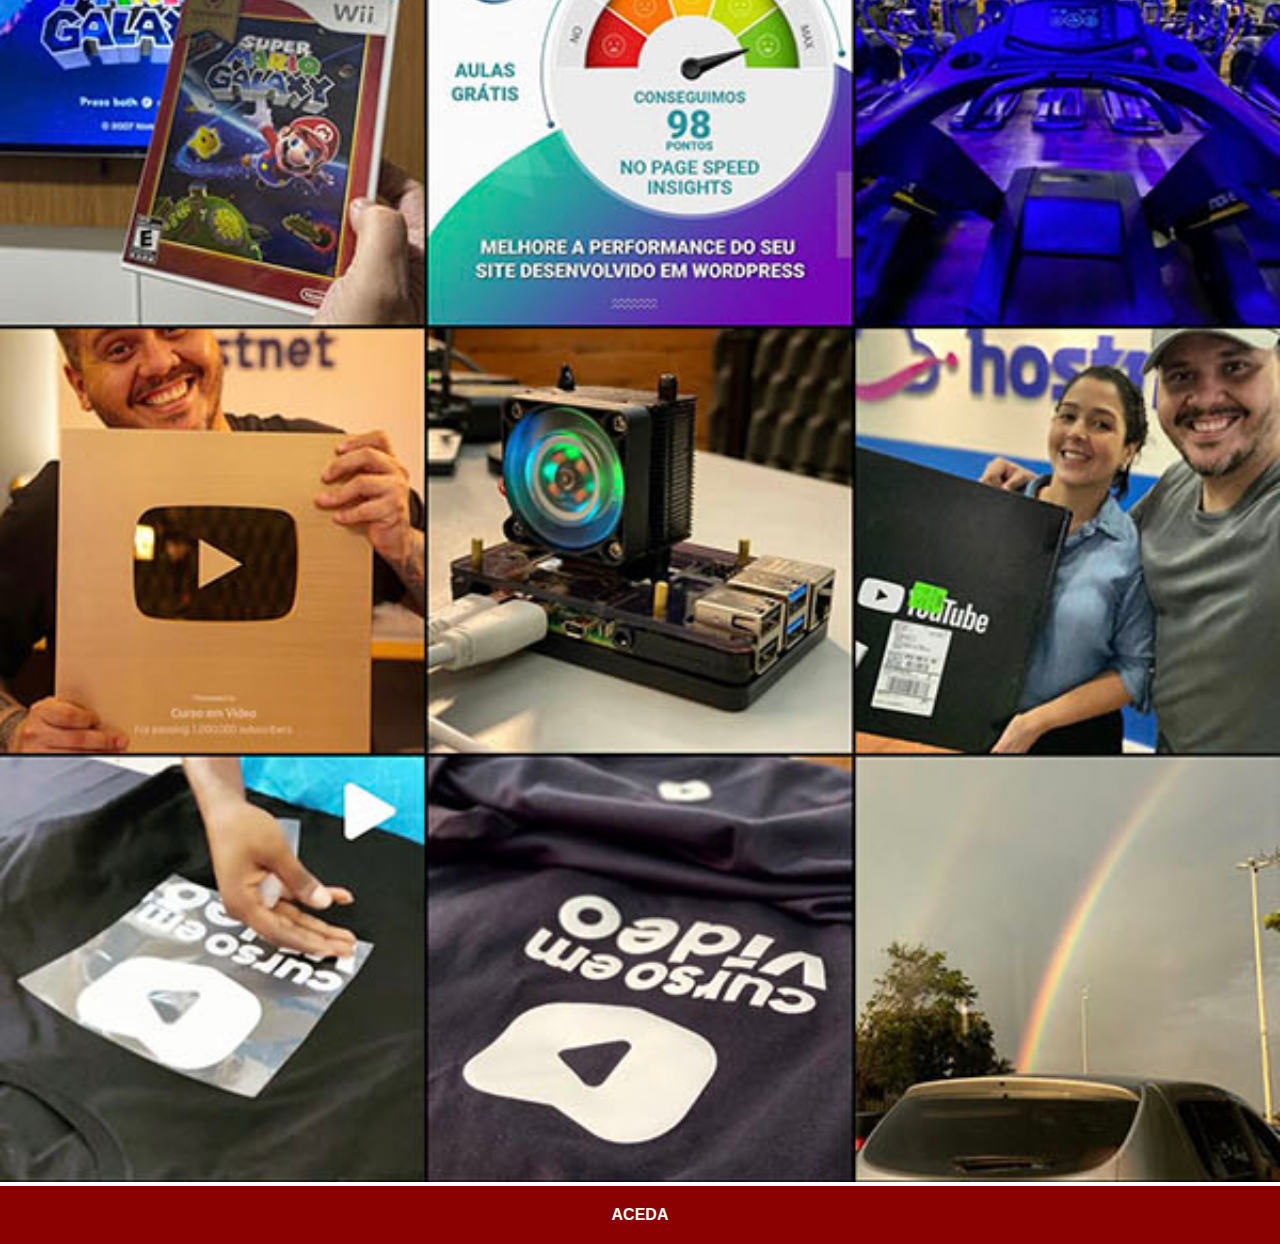
<file: instagram.html>
<!DOCTYPE html>
<html lang="pt">
<head>
    <meta charset="UTF-8">
    <meta name="viewport" content="width=device-width, initial-scale=1.0">
    <title>Instagram</title>
    <link rel="stylesheet" href="estilos/social.css">
</head>

<body>
    <img src="imagens/tela-instagram.jpg" alt="Instagram">
    <a href="https://www.instagram.com/gustavoguanabara" target="_blank">ACEDA</a>
</body>
</html>
</file>
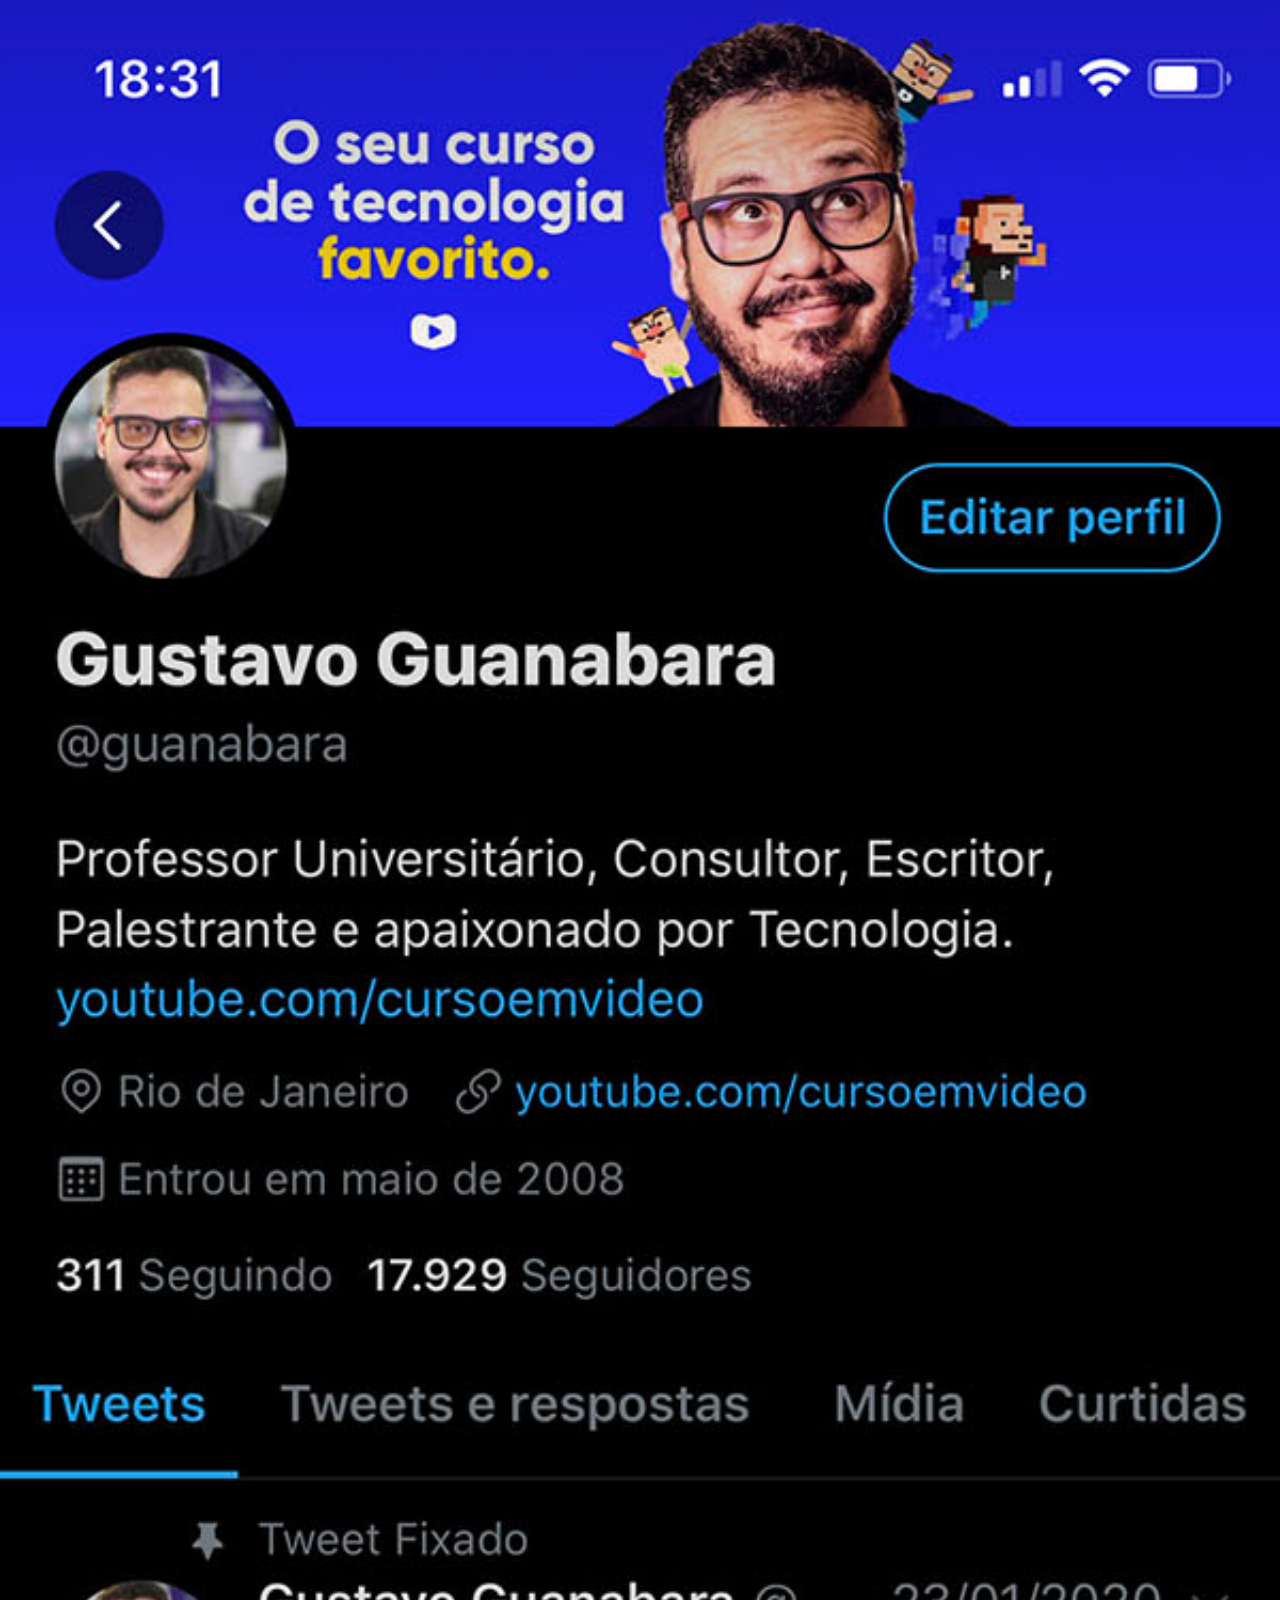
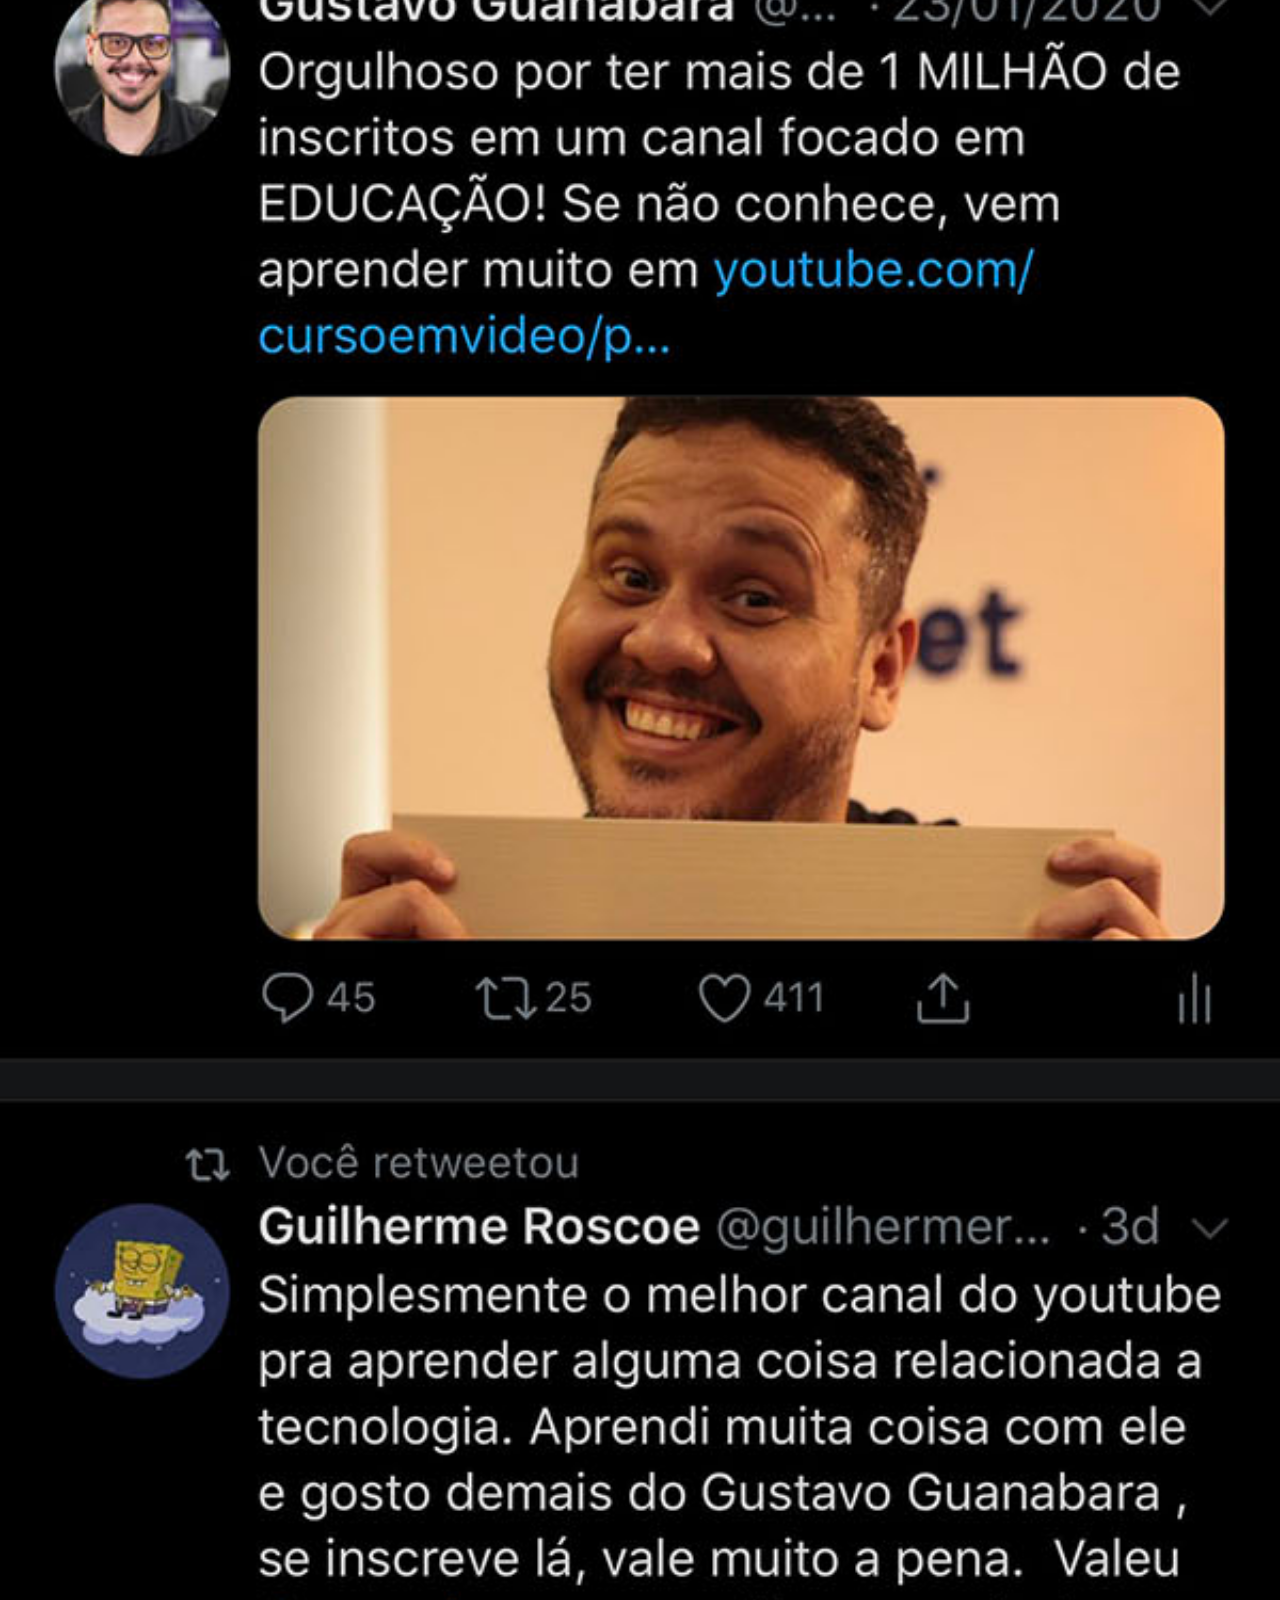
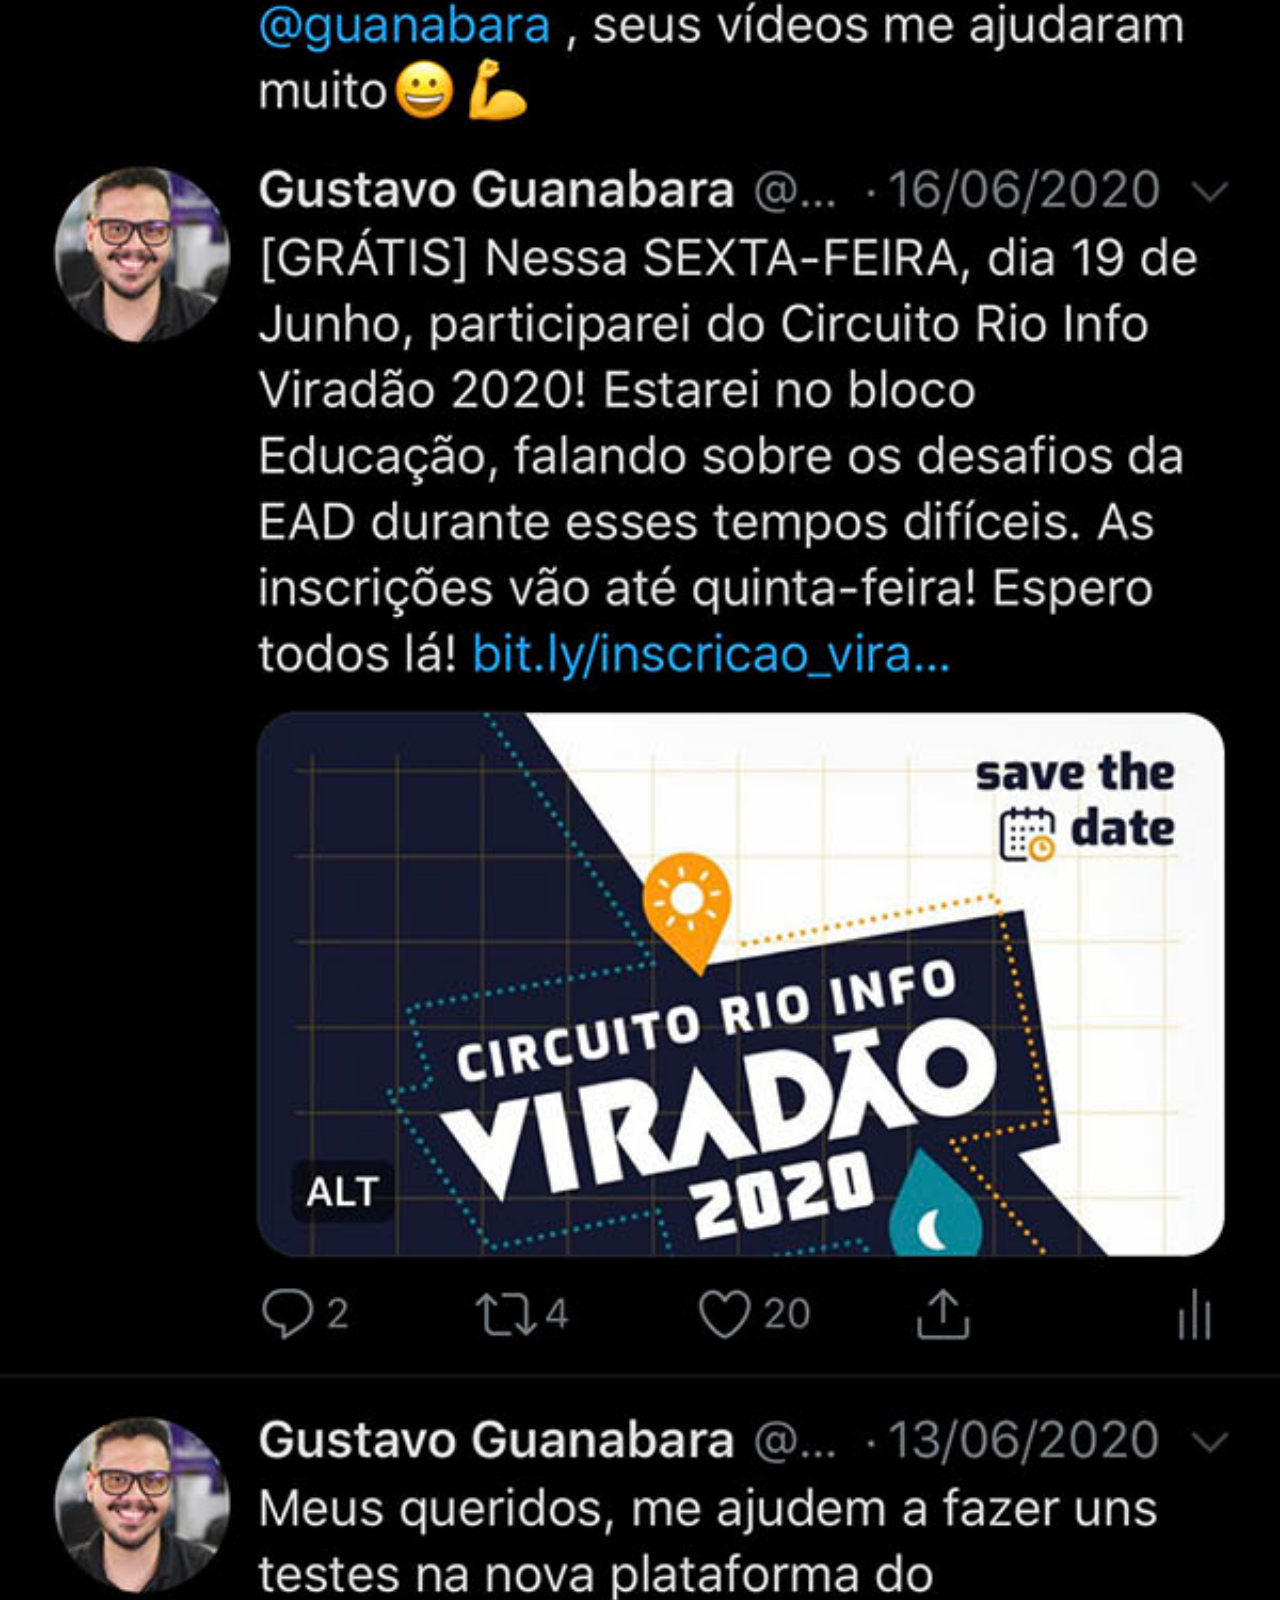
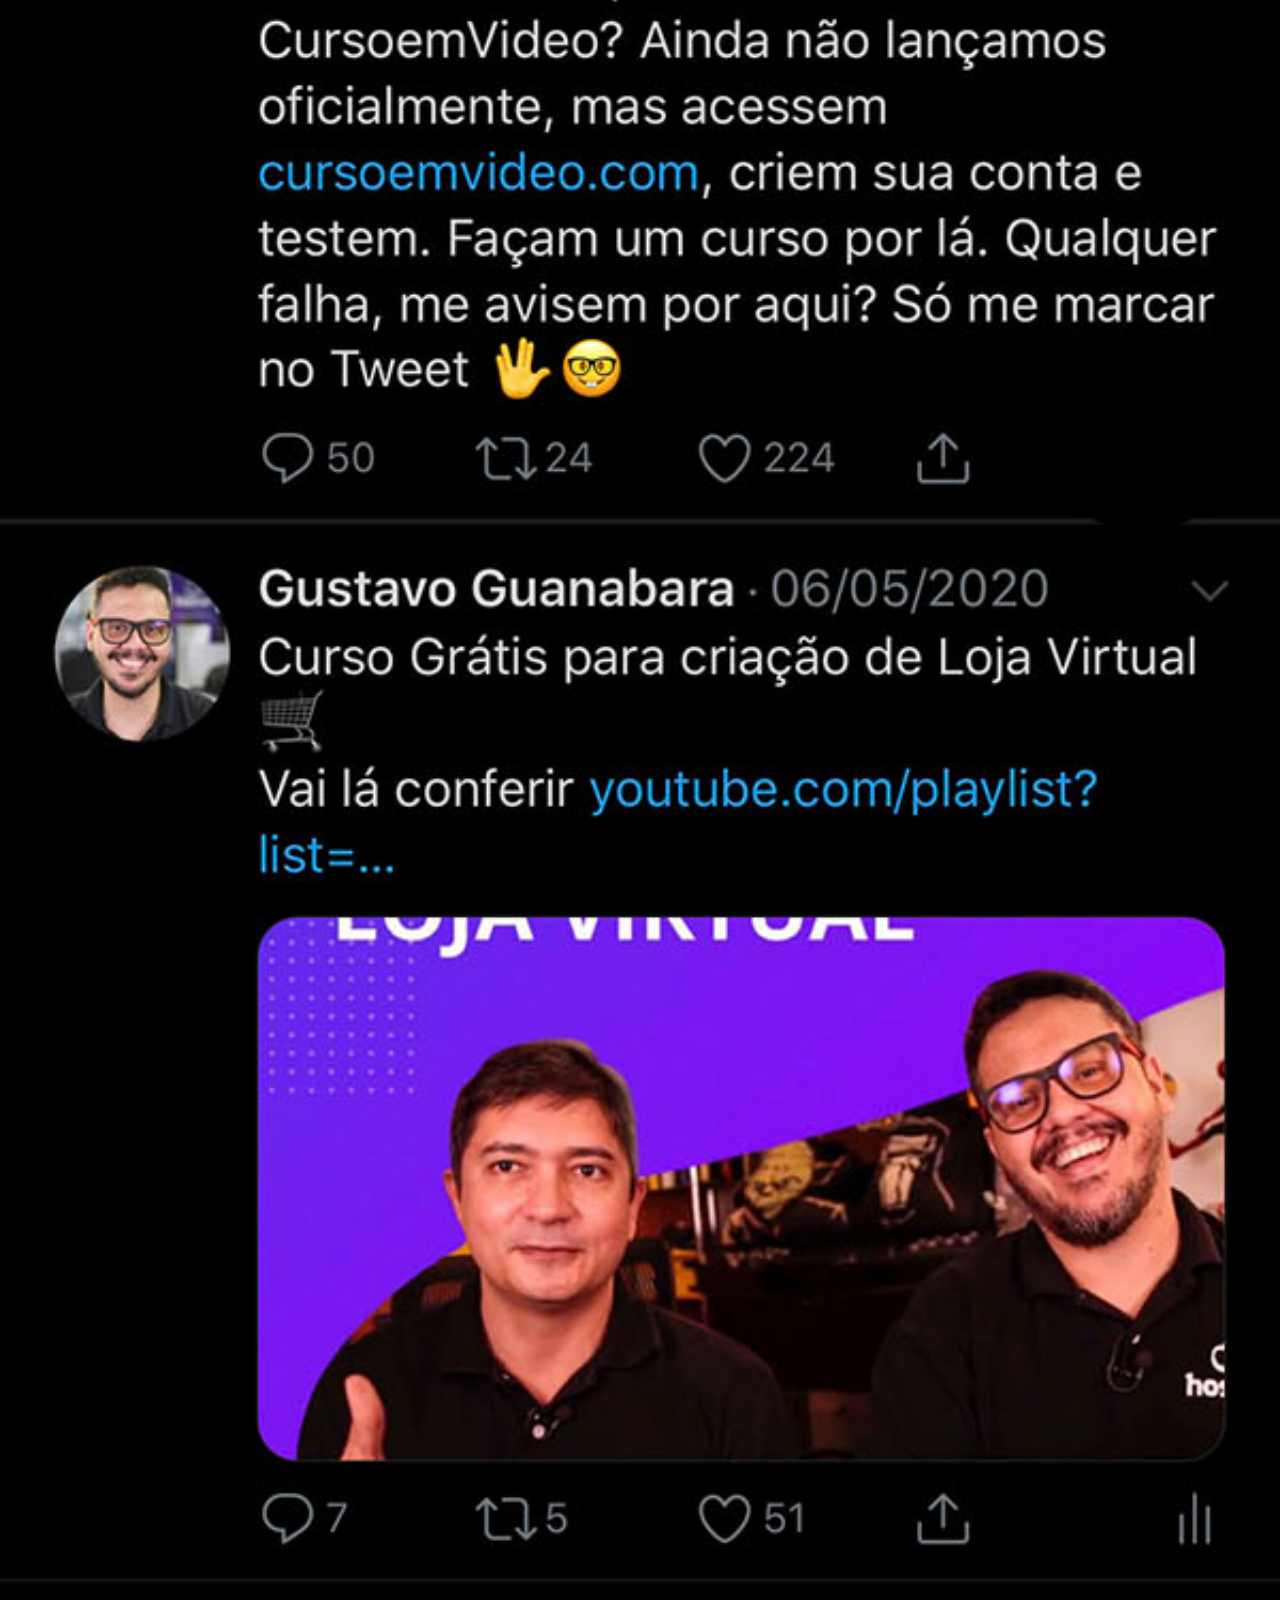
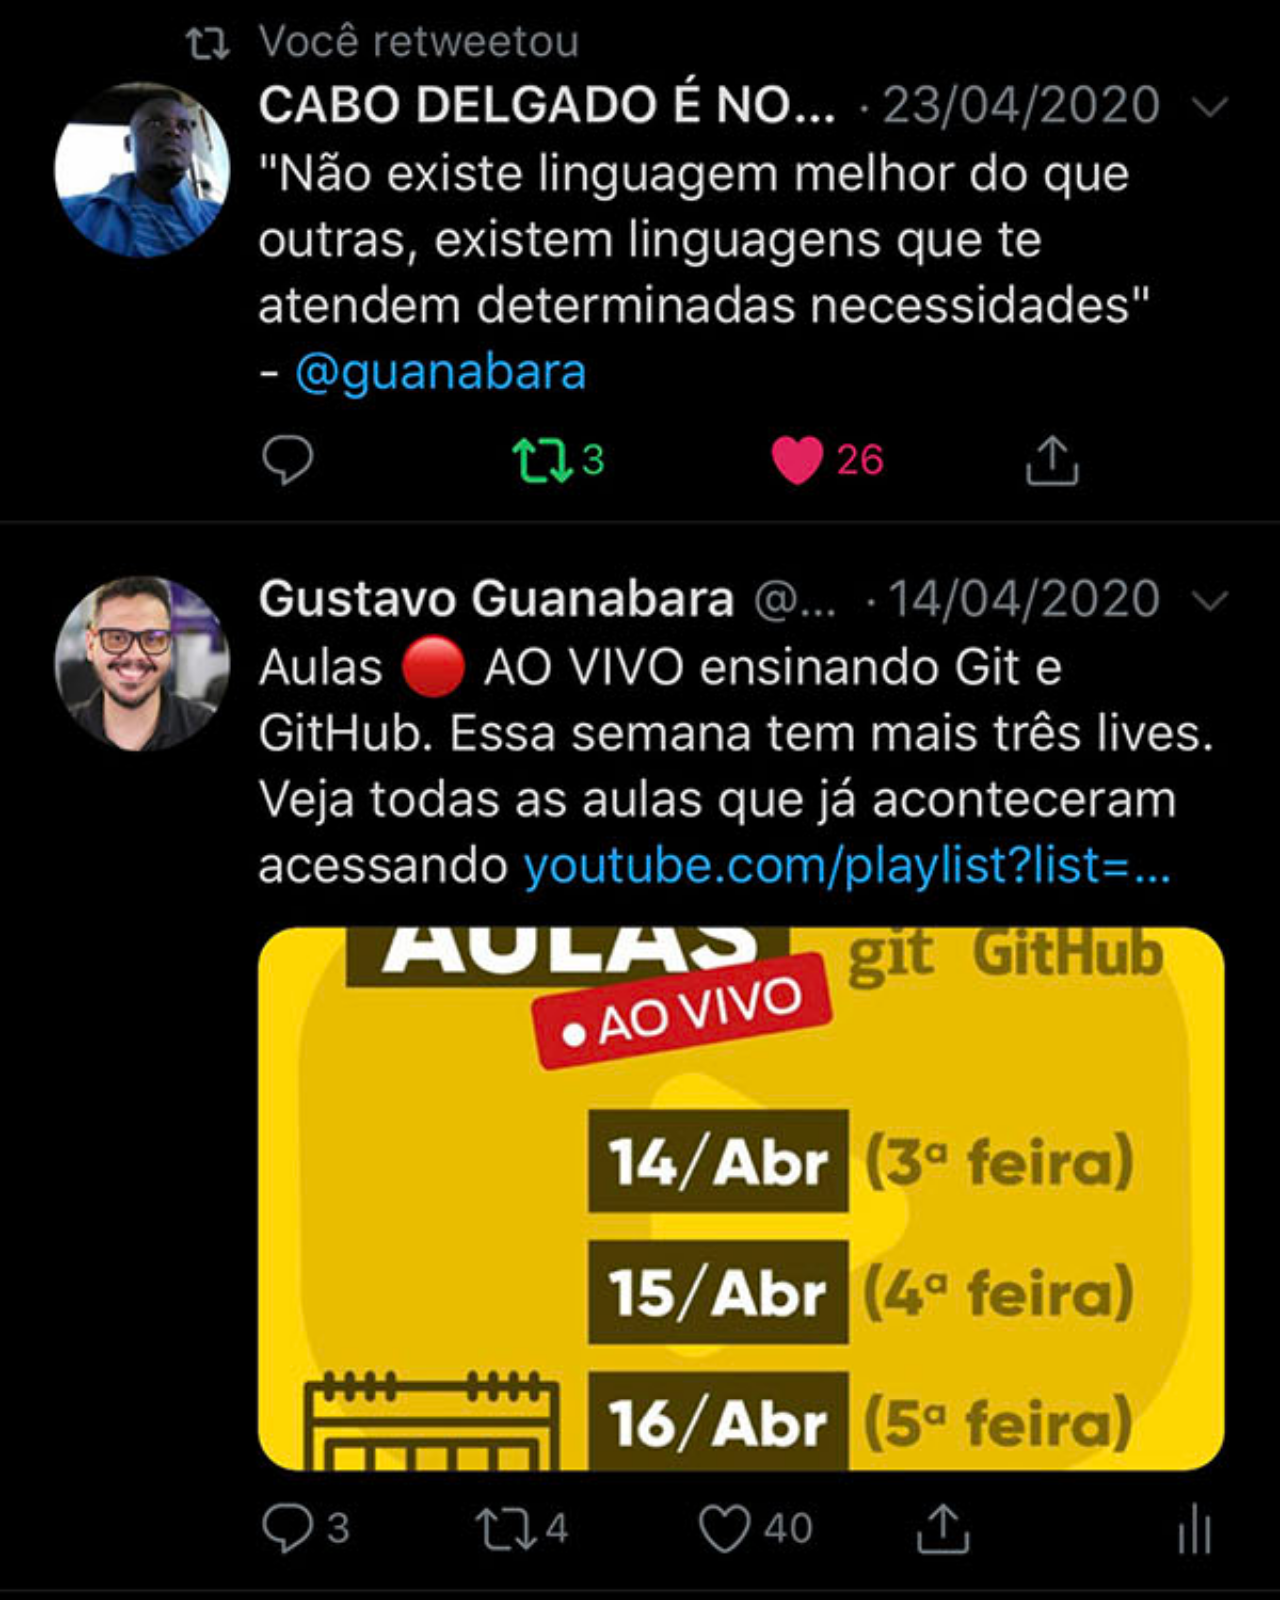
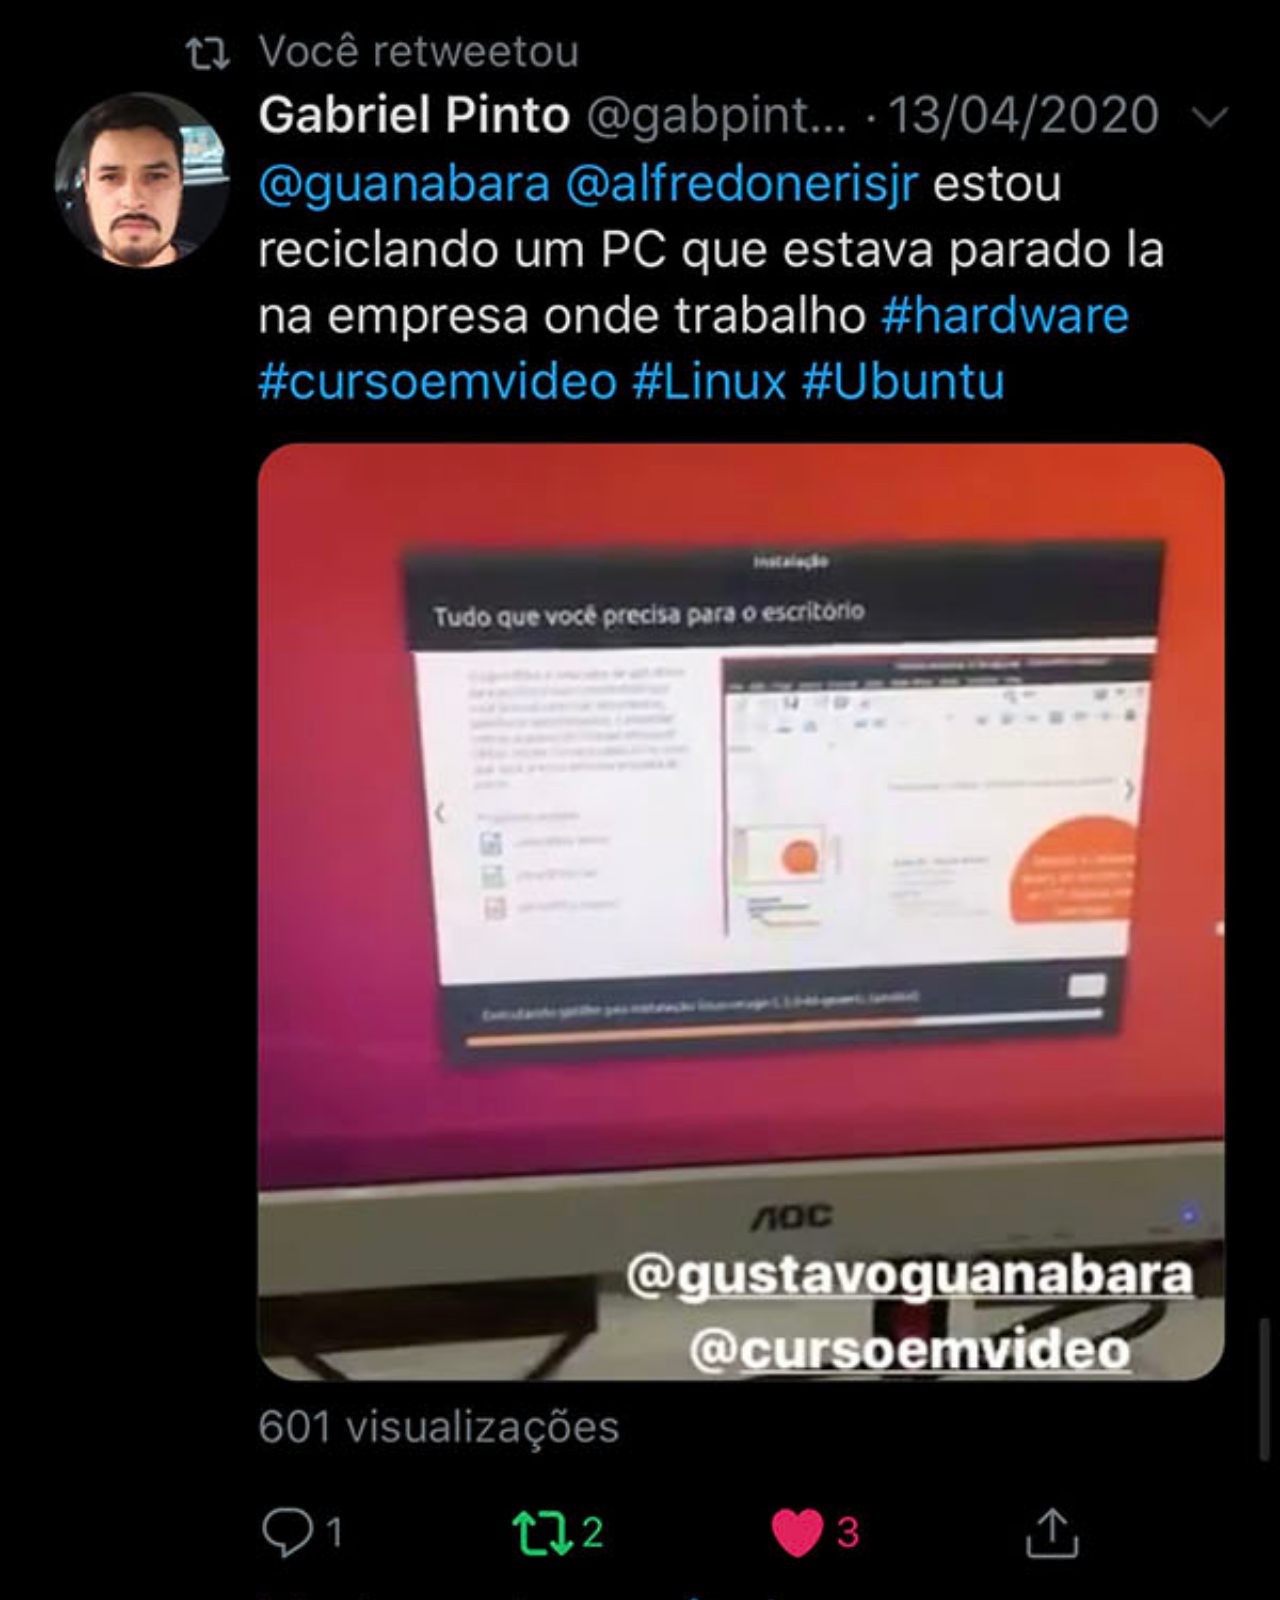
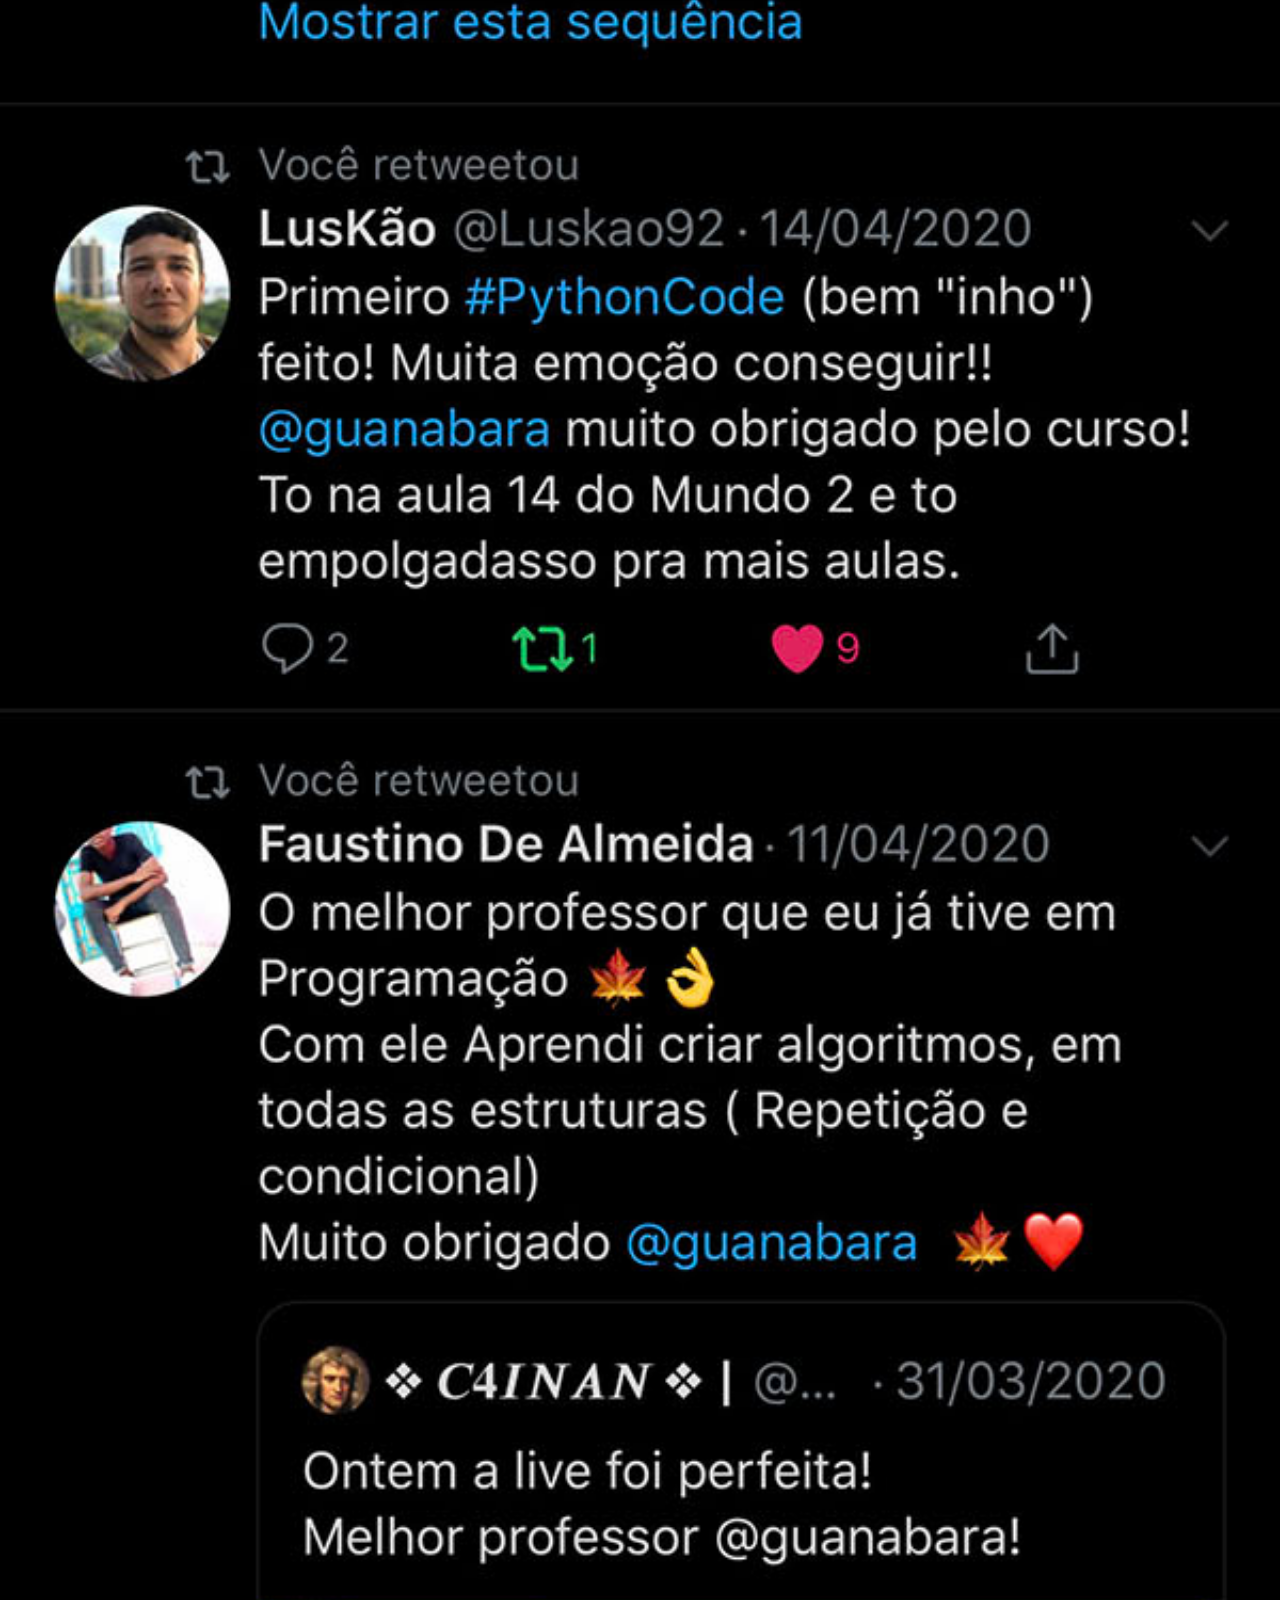
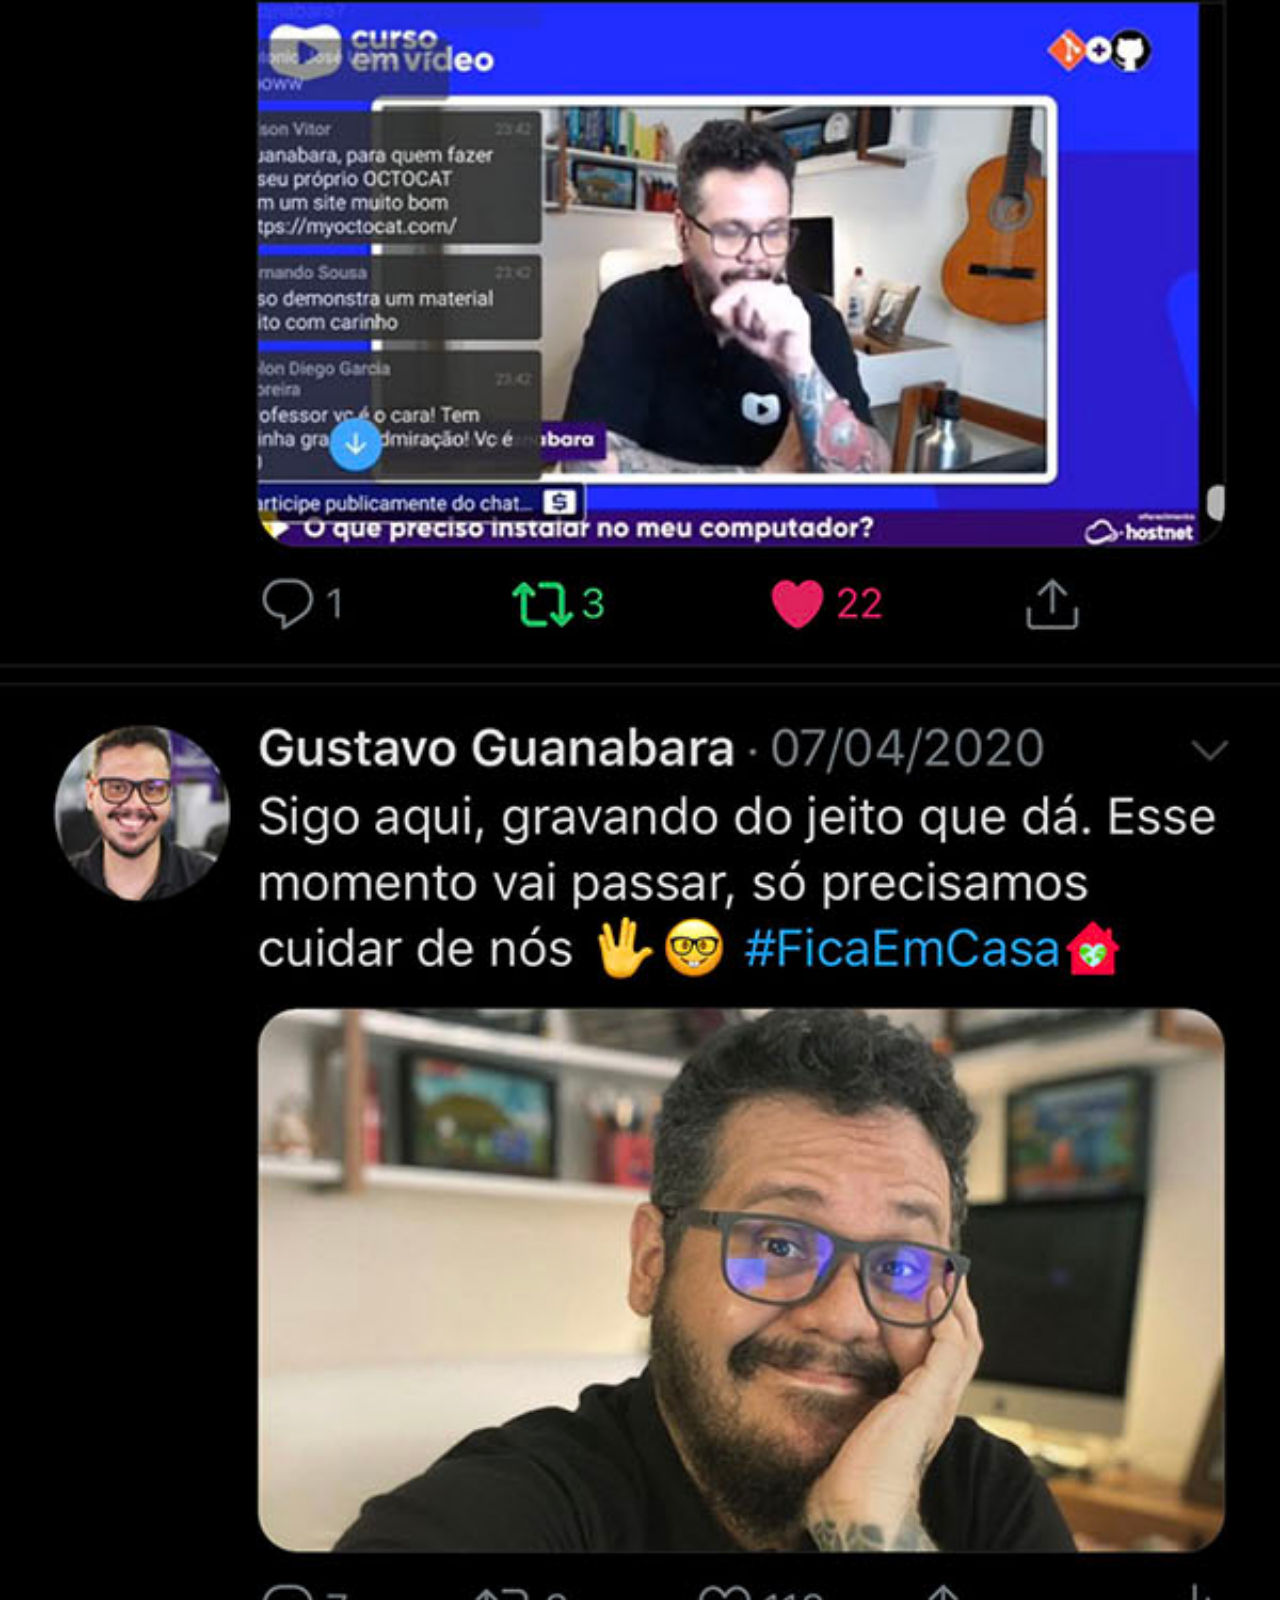
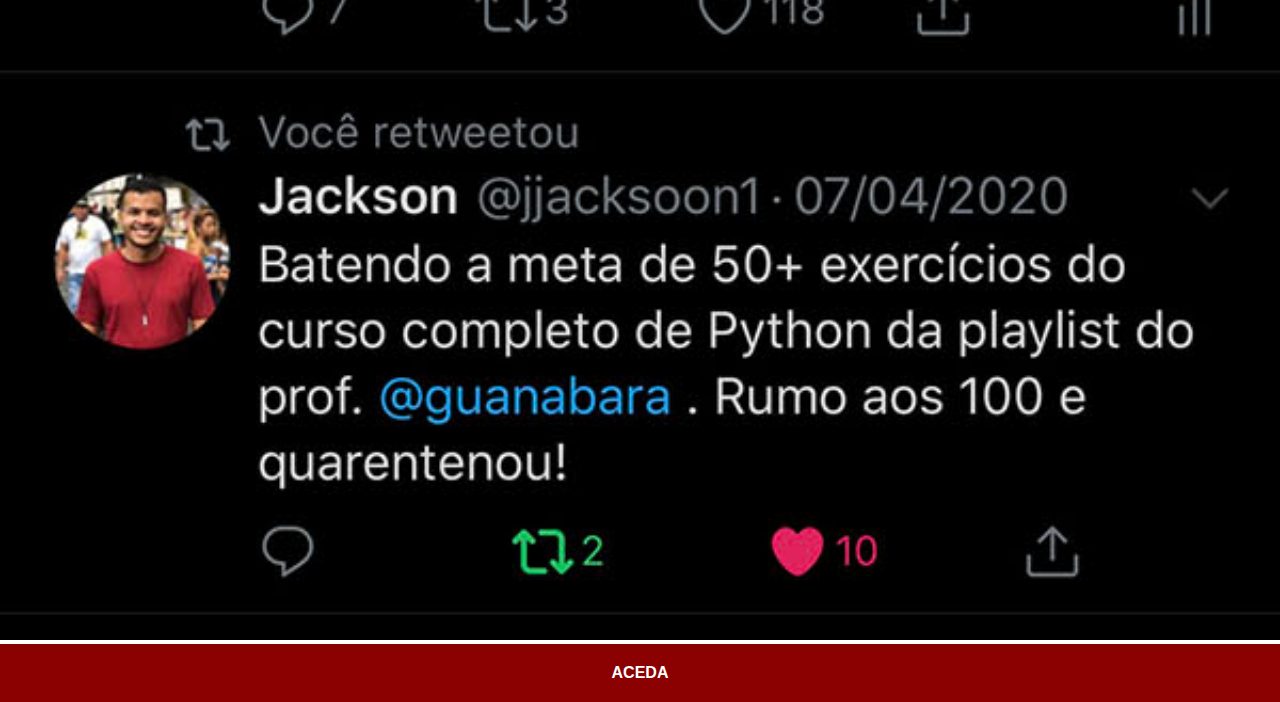
<file: twitter.html>
<!DOCTYPE html>
<html lang="pt">
<head>
    <meta charset="UTF-8">
    <meta name="viewport" content="width=device-width, initial-scale=1.0">
    <title>Twitter</title>
    <link rel="stylesheet" href="estilos/social.css">
</head>

<body>
    <img src="imagens/tela-twitter.jpg" alt="Twitter">
    <a href="#">ACEDA</a>
</body>
</html>
</file>
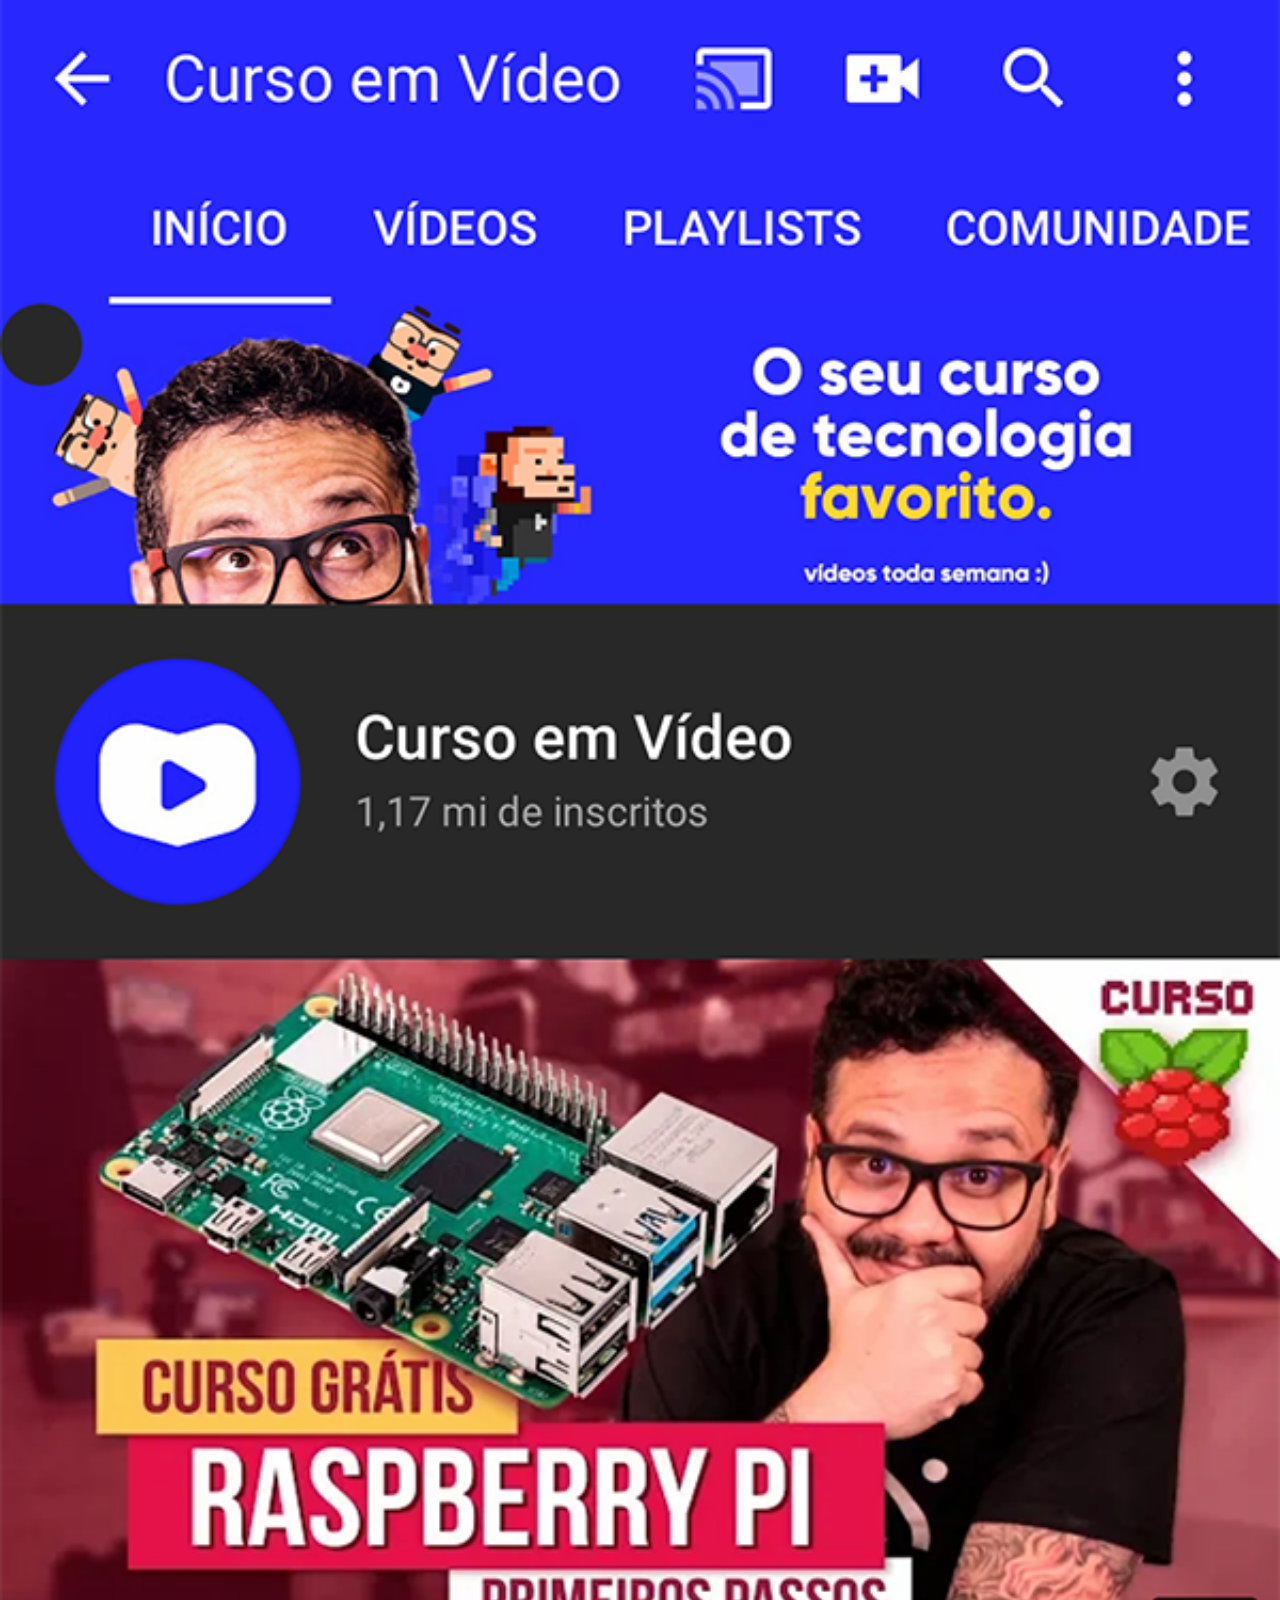
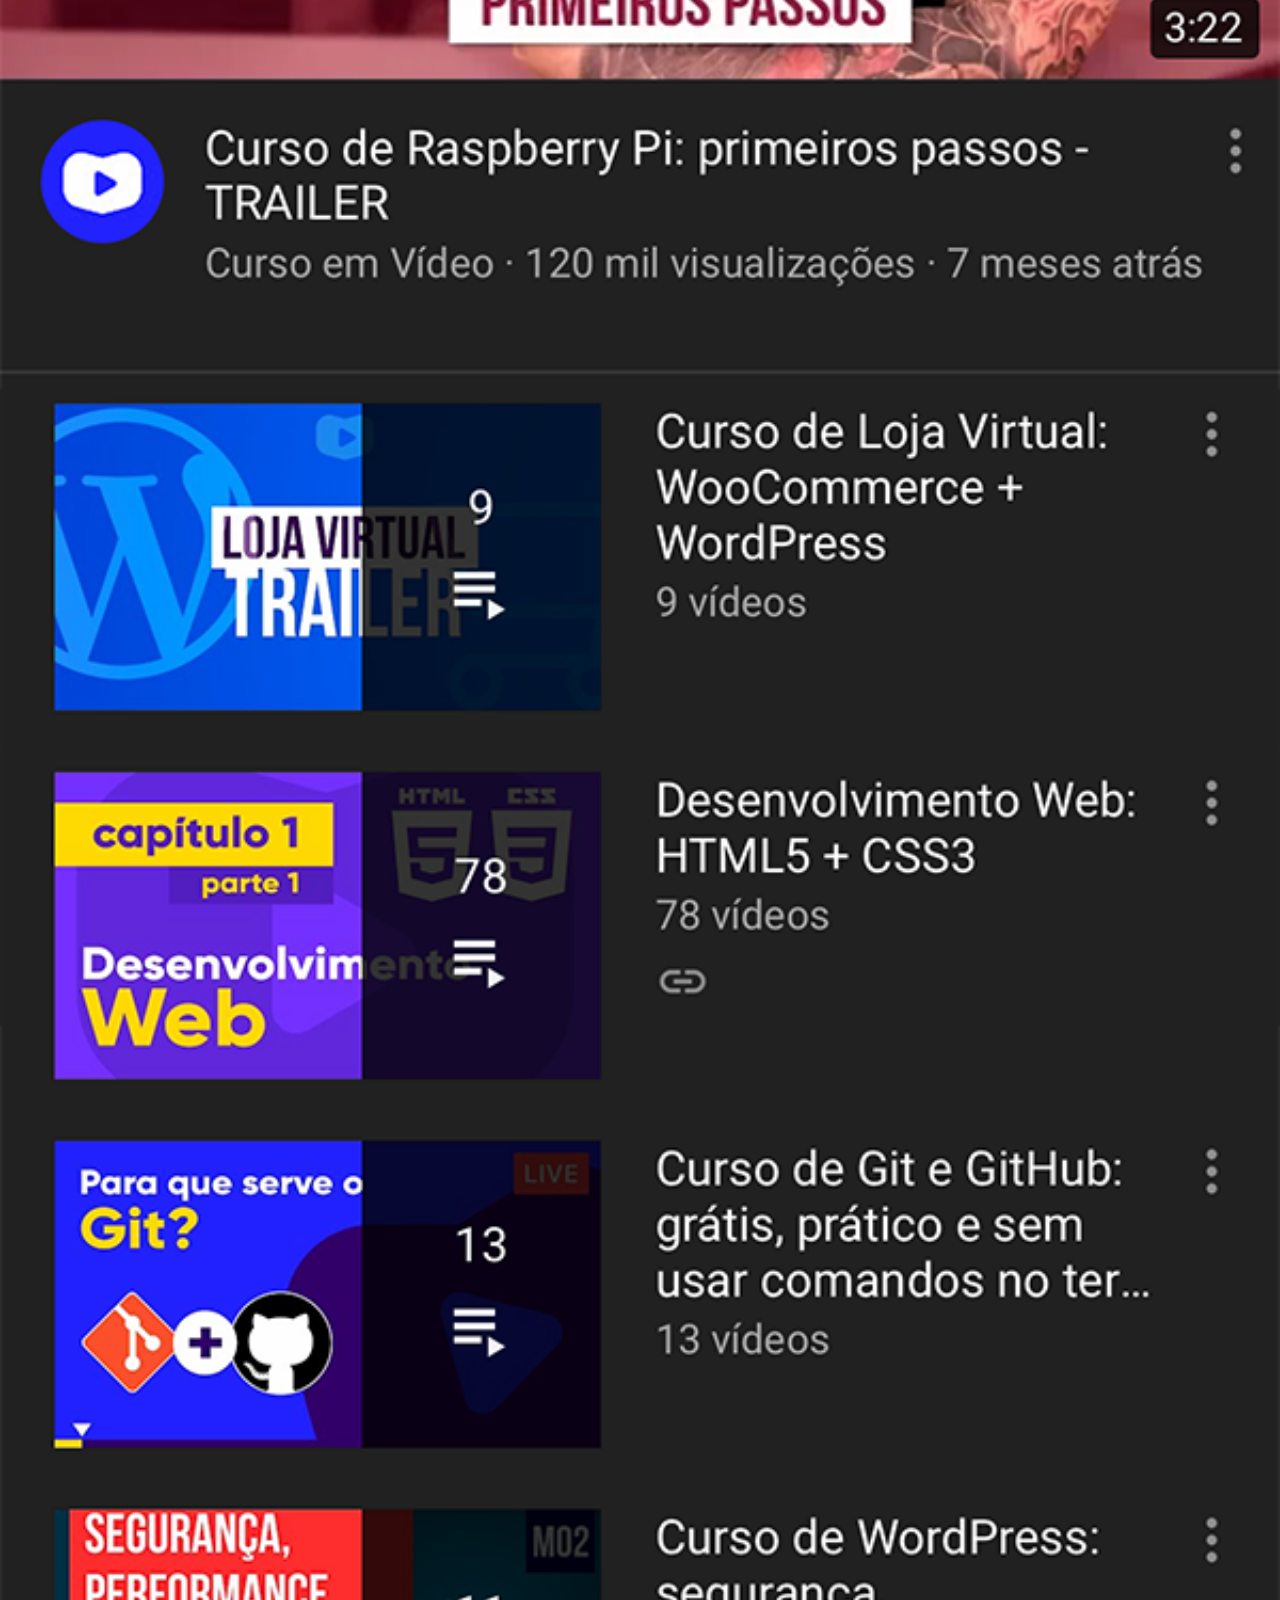
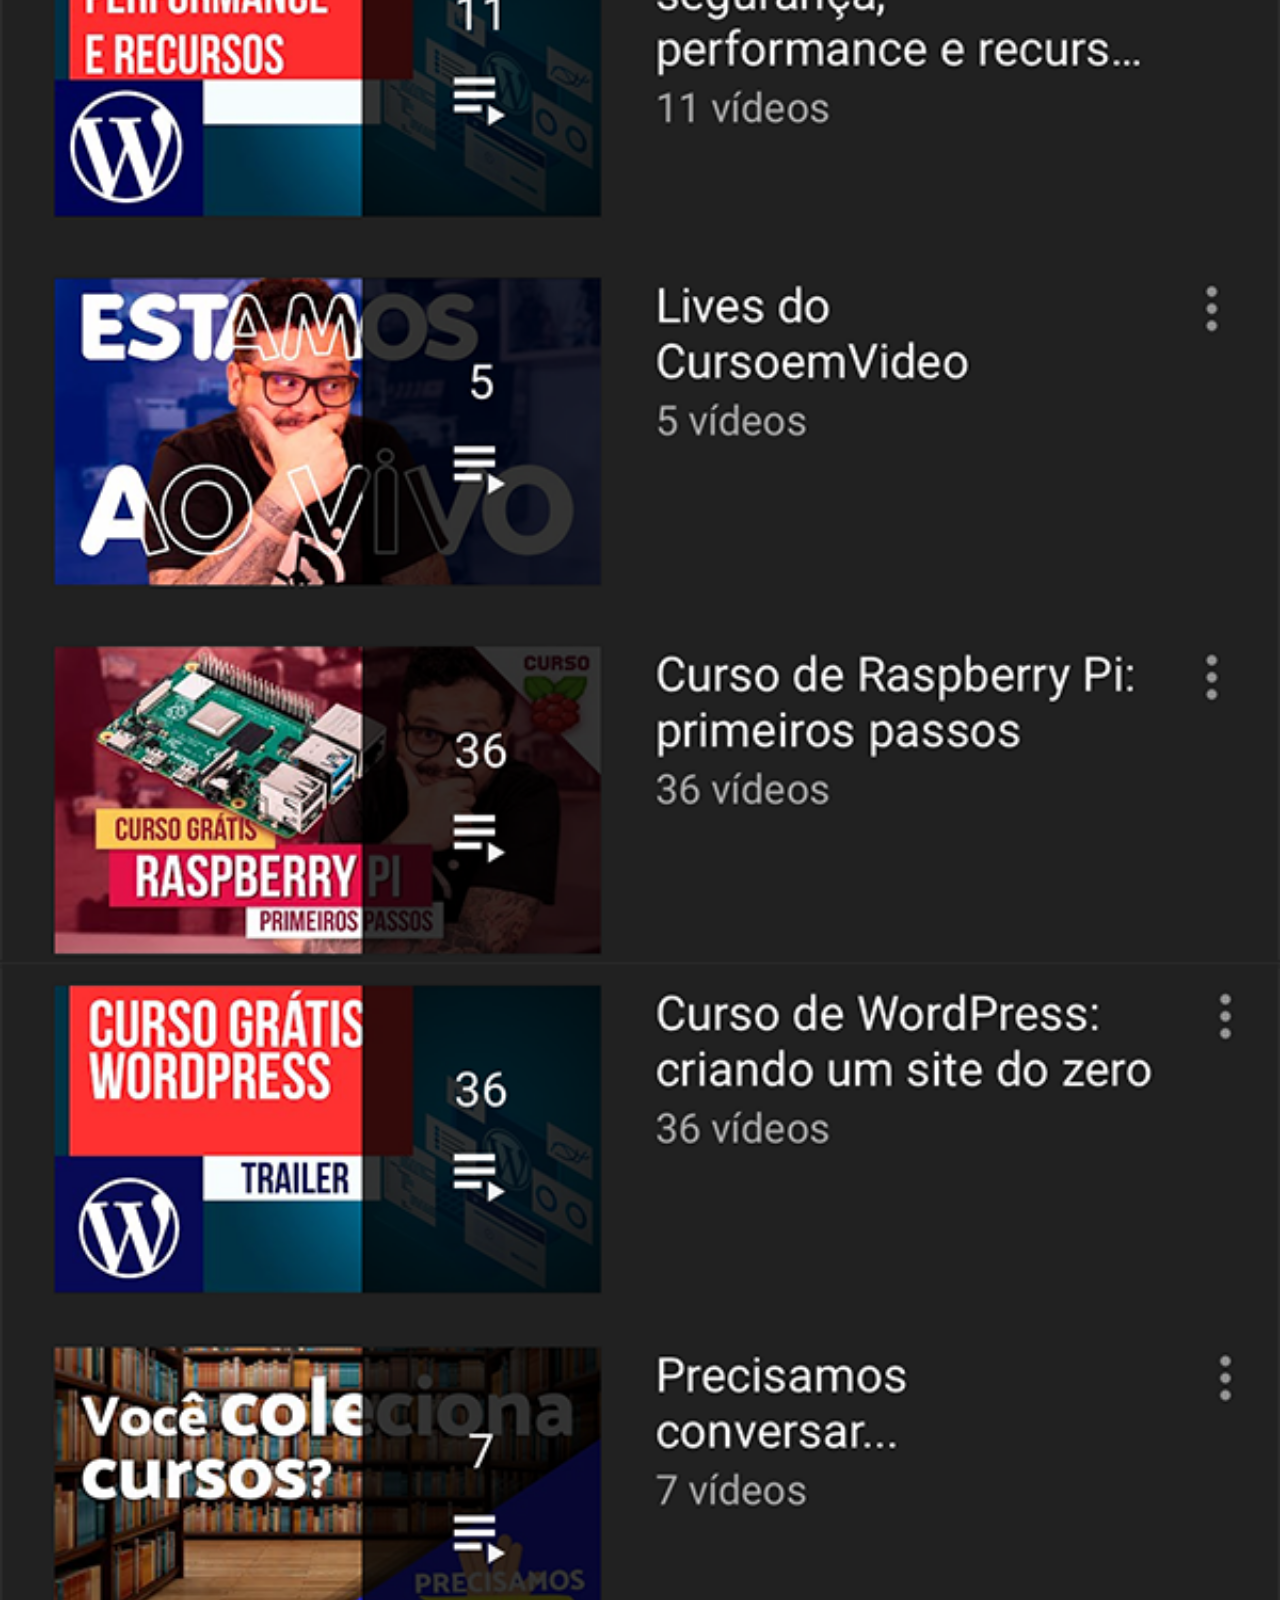
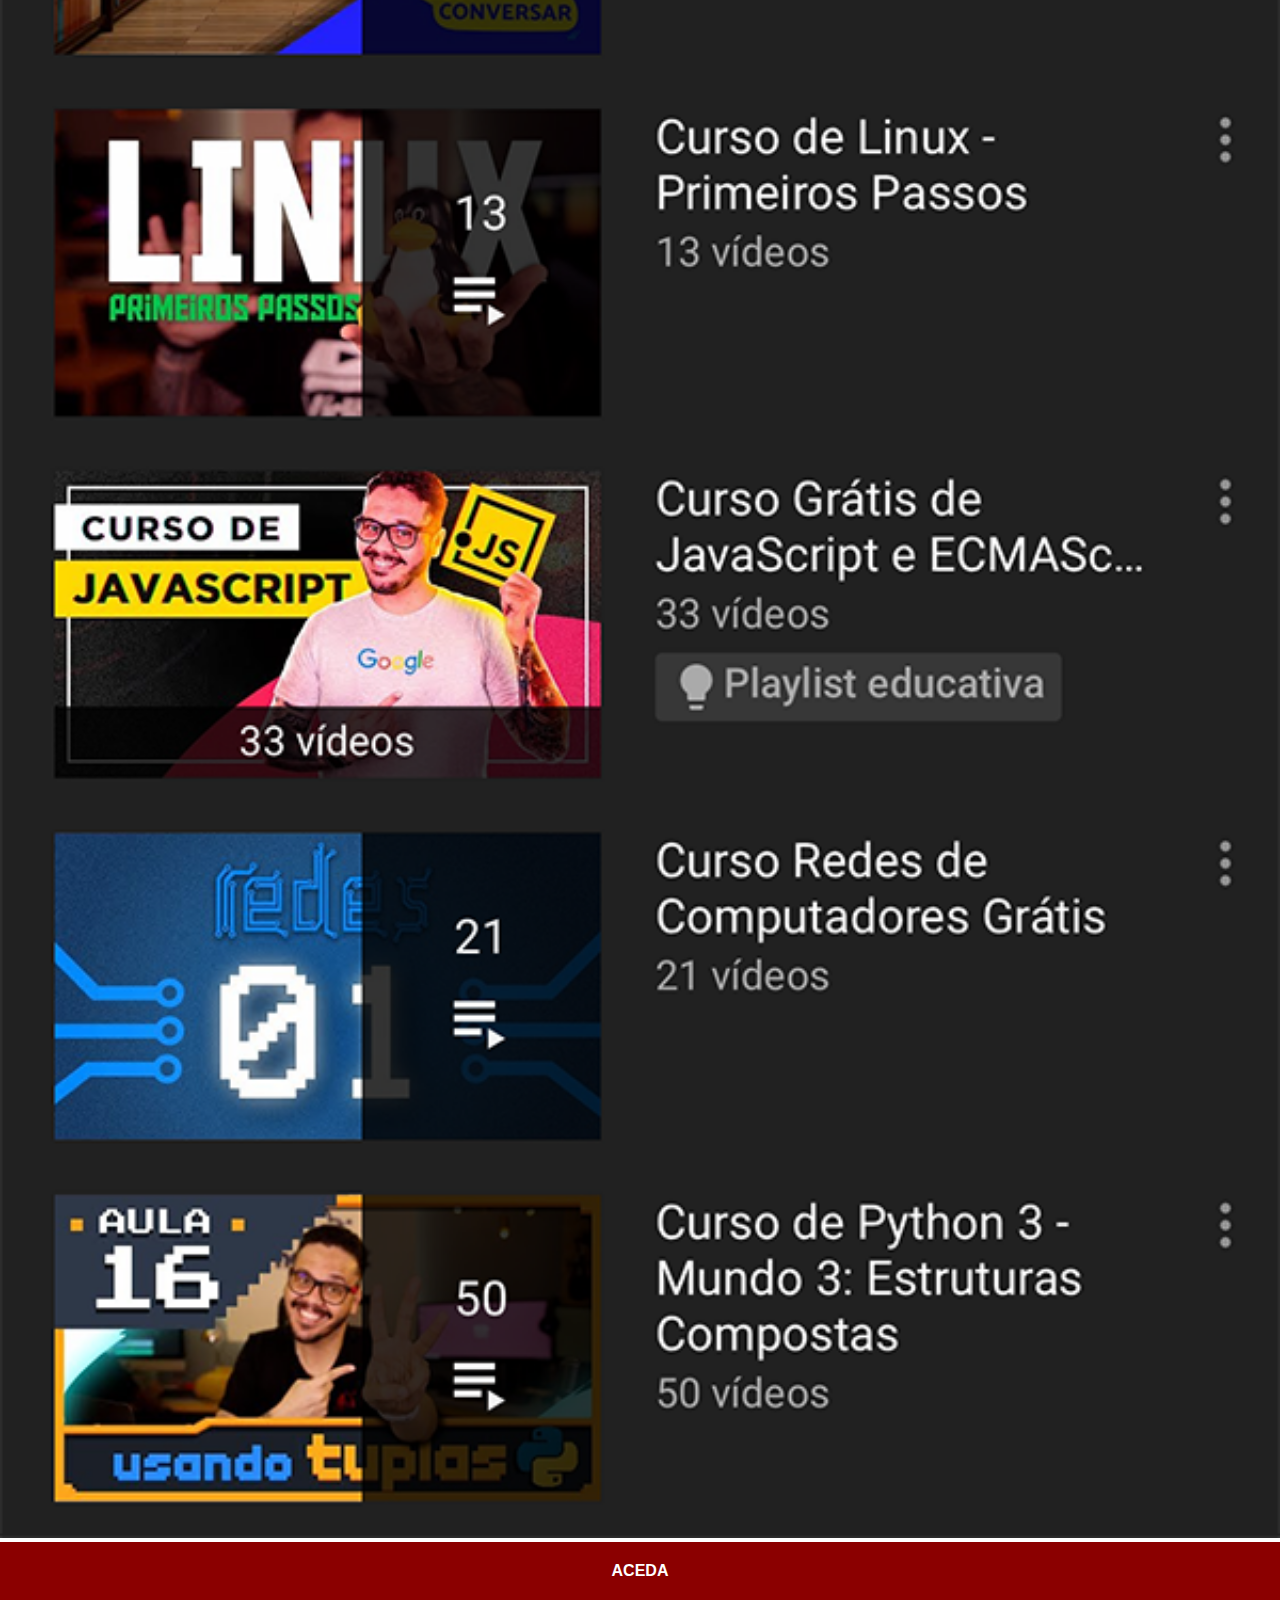
<file: youtube.html>
<!DOCTYPE html>
<html lang="pt">
<head>
    <meta charset="UTF-8">
    <meta name="viewport" content="width=device-width, initial-scale=1.0">
    <title>YouTube</title>
    <link rel="stylesheet" href="estilos/social.css">
</head>

<body>
    <img src="imagens/tela-youtube.png" alt="YouTube">
    <a href="https://www.youtube.com/user/cursoemvideo/playlists" target="_blank">ACEDA</a>
</body>
</html>
</file>
<file: estilos/style.css>
@charset "UTF-8";

* {
    margin: 0px;
    padding: 0px;
    font-family: Arial, Helvetica, sans-serif;
}

html, body {
    height: 100vh;
    width: 100vw;
    background-color: black;

}

body {
    background:url('../imagens/fundo-madeira.jpg') no-repeat top center;
    background-size: cover;
    background-attachment: fixed;
}

main {
    position: relative;
    height: 100vh;   
    
}

section#telefone {
    position: absolute;
    top: 50%;
    left: 50%;
    transform: translate(-50%, -50%); /* para que possa ficar ao centro */
    height: 627px;
    width: 311px;
    background: url('../imagens/frame-iphone.png') no-repeat;
}

iframe#ecra {
    position: relative;
    top: 81px;
    left: 23px;
    width: 267px;
    height: 470px;

}

section#redes-sociais {
    text-align: right;
}

section#redes-sociais img {
    width: 50px;
    margin: 10px;
    border-radius: 50%; /* tranforma a imagem quadrada em redonda */
    box-shadow:  2px 2px 5px rgba(0, 0, 0, 0.400);
    box-sizing: border-box;
}

section#redes-sociais img:hover{
    border: 2px solid rgba(255, 255, 255, 0.63);
    transform: translate(-3px, -3px);
    box-shadow: 5px 5px 10px rgba(0, 0, 0, 0.63);
    transition: transform 0.3s, border 1s;
}
</file>
<file: estilos/social.css>
@charset "UTF-8";

* {
    margin: 0px;
    padding: 0px;
    font-family: Arial, Helvetica, sans-serif;
}

::-webkit-scrollbar {
    width: 0px;
    height: 0px;
}

img {
    width: 100vw;
}

a {
    display: block;
    background-color: darkred;
    color: white;
    padding: 20px;
    text-align: center;
    font-weight: bolder;
    text-decoration: none;
}

a:hover {
    background-color: red;
}
</file>
